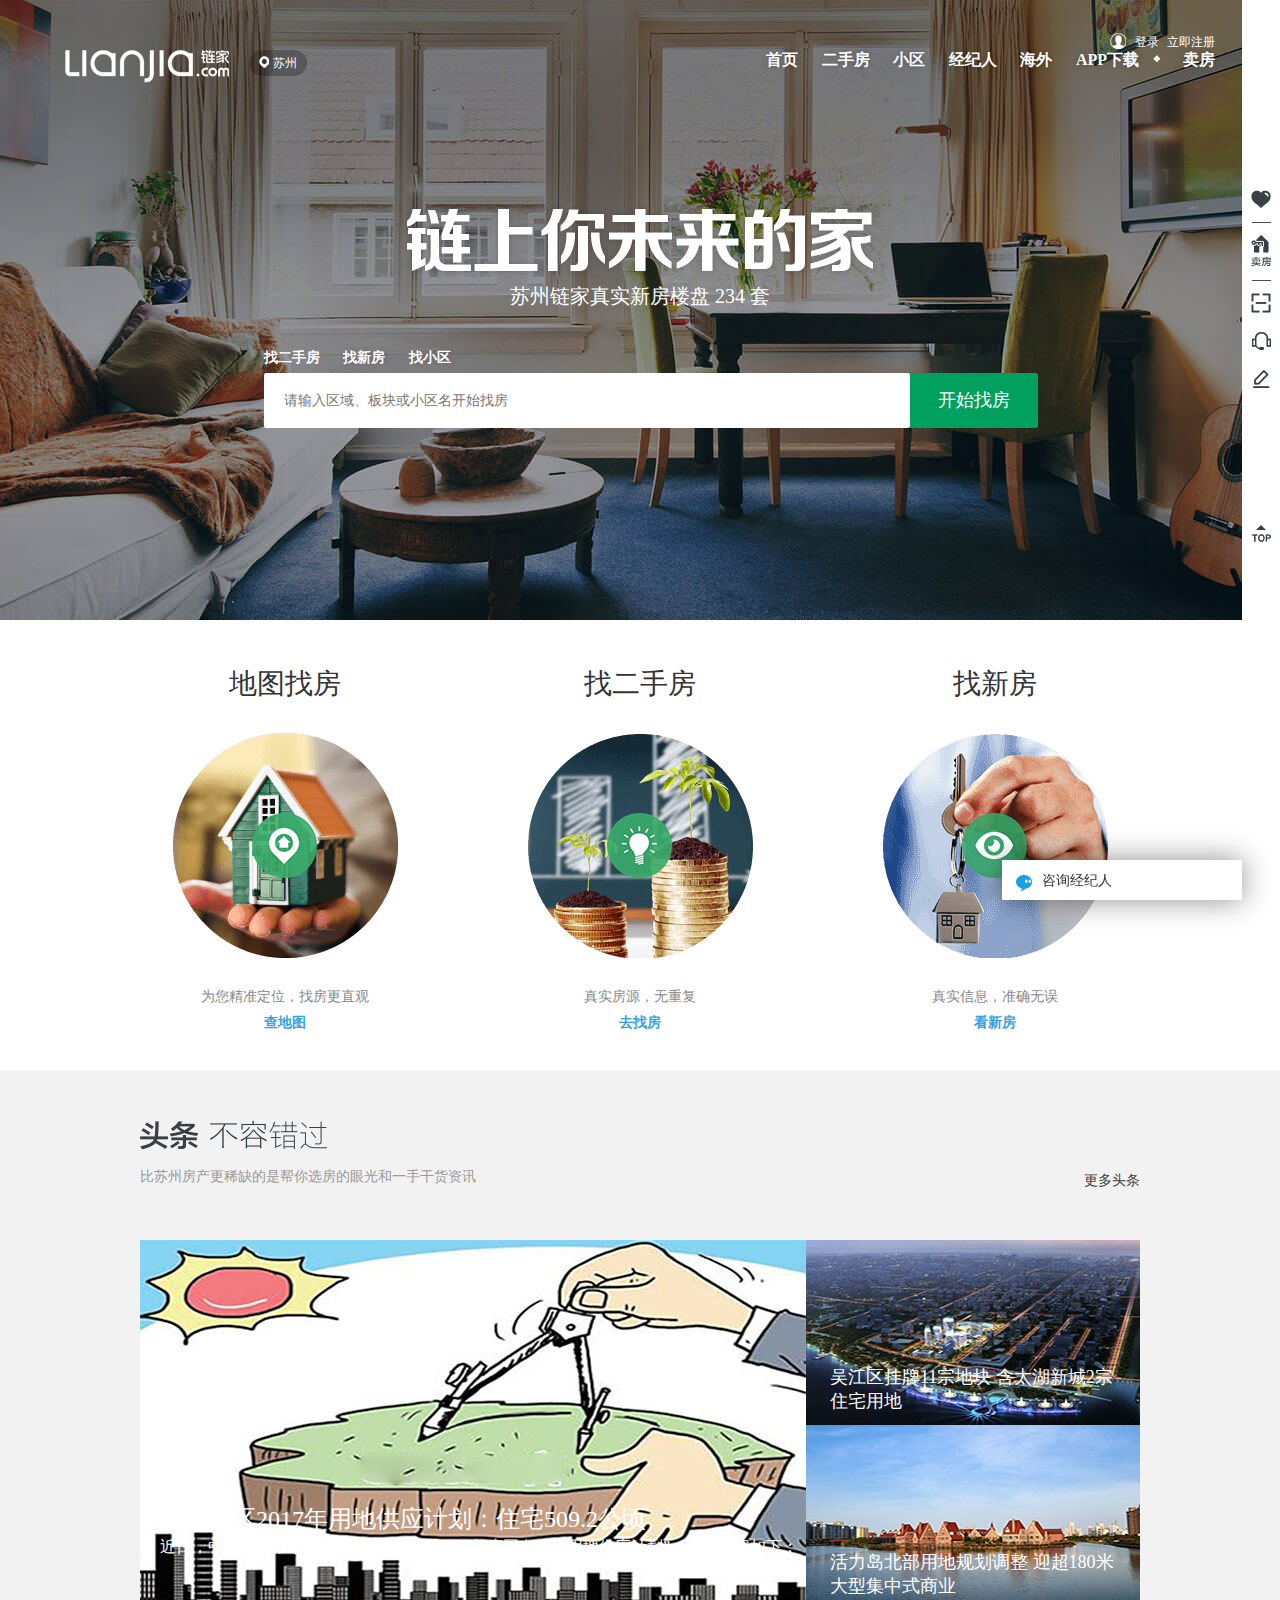
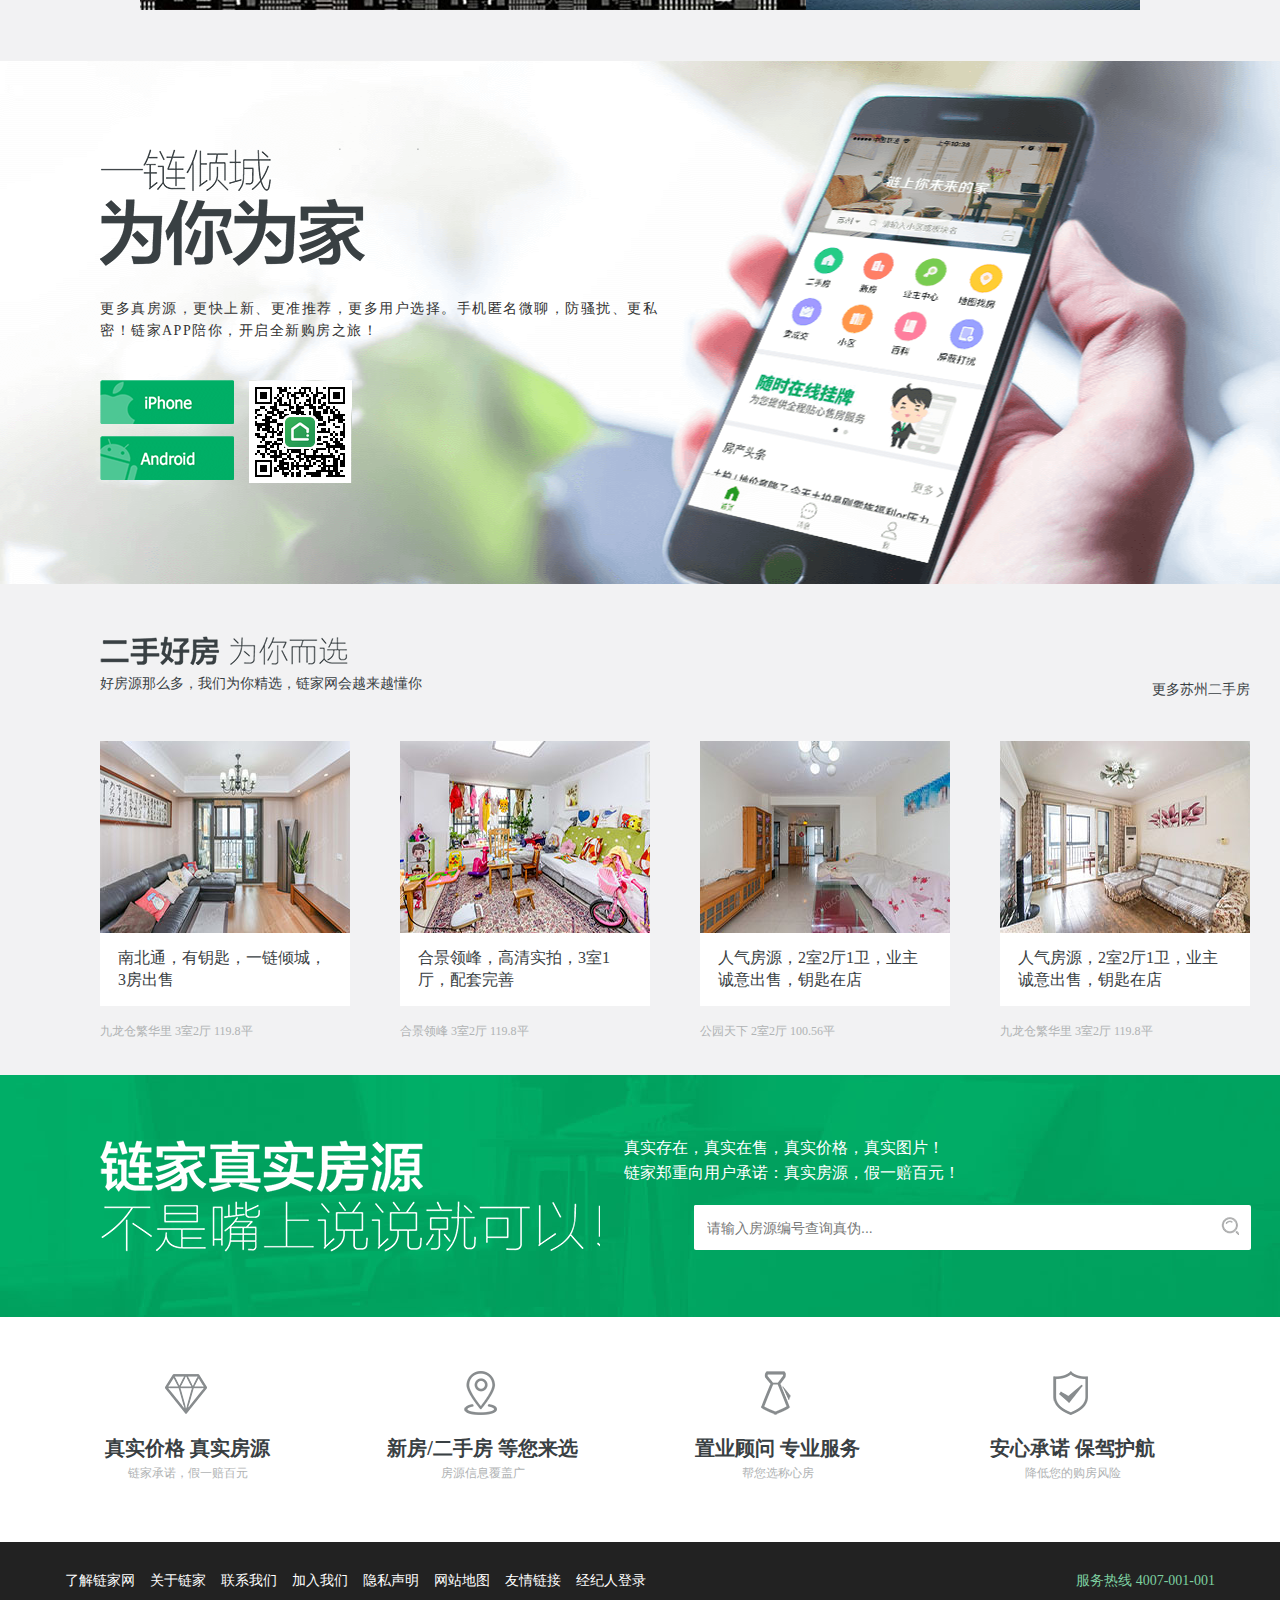
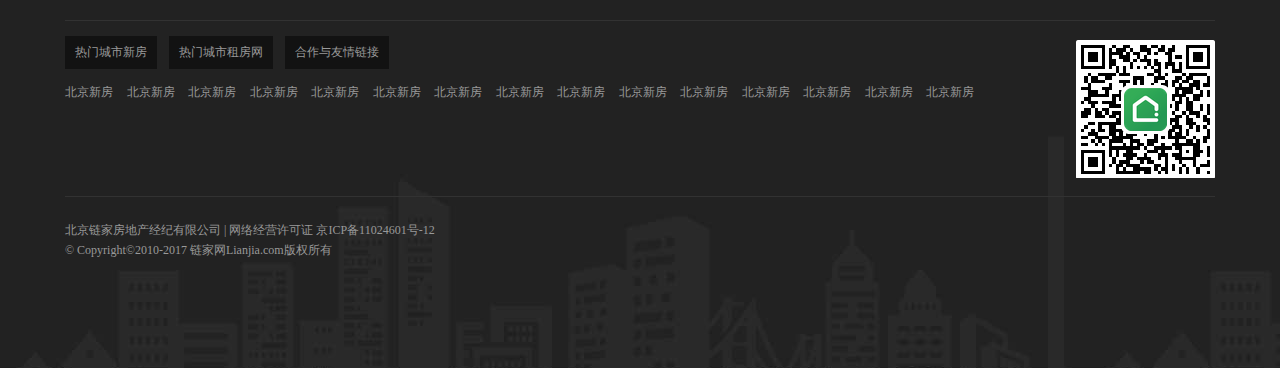
<file: lianjia/index.html>
<!DOCTYPE html PUBLIC "-//W3C//DTD HTML 4.01//EN"
"http://www.w3.org/TR/html4/strict.dtd">

<html xmlns="http://www.w3.org/1999/xhtml" lang="en">
	<head>
		<meta charset="UTF-8">
		<title>链家网</title>
		<link rel="stylesheet" type="text/css" href="css/common.css"/>
		<link rel="stylesheet" type="text/css" href="css/index.css" />
	</head>
	<body>
		<!--头部-->
		<div class="header">
			<div class="header_wrapper">
				<div class="header_left">
					<div class="header_lianjia">
						
					</div>
					<span id="header_span">
						<i></i>
						苏州
					</span>	
					
				</div>
				<div class="header_right">
					<div class="header_right_up">
						<i></i>
						<span><a href="#">登录</a></span>
						<span><a href="#">立即注册</a></span>
					</div>
					<ul id="header_u2">
						<li><a href="#">首页</a></li>
						<li><a href="#">二手房</a></li>
						<li><a href="#">小区</a></li>
						<li><a href="#">经纪人</a></li>
						<li><a href="#">海外</a></li>
						<li><a href="#">APP下载</a></li>
						<li><i></i></li>
						<li><a href="#">卖房</a></li>
					</ul>
				</div>
			</div>
			<div class="word_icon">
			</div>
			<div class="word_icon2">
				苏州链家真实新房楼盘	234   套
			</div>
			<div class="search">
				<div class="header_search">
					<a href=""><span  class="head_icon">找二手房</span></a>
					<a href=""><span class="head_icon shadow">找新房</span></a>
					<a href=""><span class="head_icon shadow">找小区</span></a>
				</div>
				<form action="#" method="get" id="form">
					<input type="text" class="search_input"  value="请输入区域、板块或小区名开始找房"/>
					<span class="search_button">开始找房</span>
				</form>
			</div>
		</div>
		
			
			
			
		<!--内容区第一块-->
		<div class="content">
			<ul>
				<li>
					<div class="content_title">地图找房</div>
					<a href="#">
						<div class="content_icon icon1">
							<i></i>	
						</div>
					</a>
					<div class="content_li_word">
						为您精准定位，找房更直观
						<a href="#" class="content_a">查地图</a>
					</div>
				</li>
				<li >
					<div class="content_title">找二手房</div>
					<a href="#">
						<div class="content_icon icon2">
							<i></i>	
						</div>
					</a>
					<div class="content_li_word">
						真实房源，无重复
						<a href="#" class="content_a">去找房</a>
					</div>
				</li>
				<li id="content_li">
					<div class="content_title icon3">找新房</div>
					<a href="#">
						<div class="content_icon">
							<i id="icon3"></i>	
						</div>
					</a>
					<div class="content_li_word">
						真实信息，准确无误
						<a href="#" class="content_a">看新房</a>
					</div>
				</li>
			</ul>
		</div>
		
		
		
		<!--内容区图片块-->
		<div class="content2">
			<div class="content2_wrapper">
				<div class="toutiao"></div>
				<div class="toutiao_word">
					<h2>比苏州房产更稀缺的是帮你选房的眼光和一手干货资讯</h2>
					<a href="#">更多头条</a>
				</div>
				<div class="content2_img">
					<a href="#">
						<div id="content2_img1">
							<p id="content2_p1">苏州市区2017年用地供应计划：住宅509.2公顷</p>
							<p id="content2_p2">近日，中国土地市场网发布了“苏州市区2017年度国有建设用地供应计划”，具体内容如下：</p>
						</div>
					</a>
					<a href="#">
						<div id="content2_img2">
							<p id="content2_p3">吴江区挂牌11宗地块 含太湖新城2宗住宅用地</p>
						</div>
						<p></p>
					</a>
					<a href="#">
						<div id="content2_img3">
							<p id="content2_p4">活力岛北部用地规划调整 迎超180米大型集中式商业</p>
						</div>
						<p></p>
					</a>
				</div>
			</div>
		</div>
		
		
		
		<!--下载区域-->
		<div class="content3">
			<div class="content3_wrapper">
				<div id="content3_left">
					<p>更多真房源，更快上新、更准推荐，更多用户选择。手机匿名微聊，防骚扰、更私密！链家APP陪你，开启全新购房之旅！</p>
					<div id="content3_down">
						<div class="content3_and">
							
						</div>
						<div class="content3_ios">
							
						</div>
						<div class="sao">
							
						</div>
					</div>
				</div>
			</div>
		</div>
		
		
		
		
		<!--二手房-->
		<div class="ershoufang">
			<div class="ershoufang_icon">
				
			</div>
			<p class="ershoufang_word">
				好房源那么多，我们为你精选，链家网会越来越懂你
				<a href="#">更多苏州二手房</a>
			</p>
			<div id="weshou_img">
				<ul>
					<li class="li_pad">
						<i class="ershou_img ershou_img1"></i>
						<p>南北通，有钥匙，一链倾城，3房出售</p>
					</li>
					<li class="li_pad">
						<i class="ershou_img ershou_img2"></i>
						<p>合景领峰，高清实拍，3室1厅，配套完善</p>
					</li>
					<li class="li_pad">
						<i class="ershou_img ershou_img3"></i>
						<p>人气房源，2室2厅1卫，业主诚意出售，钥匙在店</p>
					</li>
					<li>
						<i class="ershou_img ershou_img4"></i>
						<p>人气房源，2室2厅1卫，业主诚意出售，钥匙在店</p>
					</li>
				</ul>
			</div>
			<div id="img_info">
				<ul id="info_ul">
					<li class="li_pad ershou_img">九龙仓繁华里&nbsp;3室2厅&nbsp;119.8平</li>
					<li class="li_pad ershou_img">合景领峰&nbsp;3室2厅&nbsp;119.8平</li>
					<li class="li_pad ershou_img">公园天下&nbsp;2室2厅&nbsp;100.56平</li>
					<li class="ershou_img">九龙仓繁华里&nbsp;3室2厅&nbsp;119.8平</li>
				</ul>
			</div>
		</div>
		
		
		
		
		<!--绿色背景部分-->
		<div class="green">
			<div class="bg_word">
				
			</div>
			<div class="green_word">
				真实存在，真实在售，真实价格，真实图片！
				<br />
				链家郑重向用户承诺：真实房源，假一赔百元！
			</div>
			<div id="right_search">
				<input type="text" value="请输入房源编号查询真伪..."/>
				<i></i>
			</div>
		</div>
		
		
		
		
		<!--服务图标部分-->
		<div class="service">
			<ul>
				<li class="service_li li_pad">
					<img src="images/service1.png"/>
					<p class="da">真实价格 真实房源</p>
					<p class="xiao">链家承诺，假一赔百元</p>
				</li>
				<li class="service_li li_pad">
					<img src="images/service2.png"/>
					<p class="da">新房/二手房 等您来选</p>
					<p class="xiao">房源信息覆盖广</p>
				</li>
				<li class="service_li li_pad">
					<img src="images/service3.png"/>
					<p class="da">置业顾问 专业服务</p>
					<p class="xiao">帮您选称心房</p>
				</li>
				<li class="service_li">
					<img src="images/service4.png"/>
					<p class="da">安心承诺 保驾护航</p>
					<p class="xiao">降低您的购房风险</p>
				</li>
			</ul>
		</div>
		
		
		
		
		<!--脚部-->
		<div class="footer">
			<div class="footer_wrapper">
				<div class="footer_up">
					<ul>
						<li><a href="#">了解链家网</a></li>
						<li><a href="#">关于链家</a></li>
						<li><a href="#">联系我们</a></li>
						<li><a href="#">加入我们</a></li>
						<li><a href="#">隐私声明</a></li>
						<li><a href="#">网站地图</a></li>
						<li><a href="#">友情链接</a></li>
						<li><a href="#">经纪人登录</a></li>
					</ul>
					<div id="tel">
						服务热线 4007-001-001
					</div>
				</div>
				<div class="footer_mid">
					<div class="footer_mid_left">
						<span class="footer_span">热门城市新房</span>
						<span class="footer_span">热门城市租房网</span>
						<span class="footer_span">合作与友情链接</span>
						<div class="footer_mid_down">
							<span class="footer_mid_down_word"><a href="#">北京新房</a></span>
							<span class="footer_mid_down_word"><a href="#">北京新房</a></span>
							<span class="footer_mid_down_word"><a href="#">北京新房</a></span>
							<span class="footer_mid_down_word"><a href="#">北京新房</a></span>
							<span class="footer_mid_down_word"><a href="#">北京新房</a></span>
							<span class="footer_mid_down_word"><a href="#">北京新房</a></span>
							<span class="footer_mid_down_word"><a href="#">北京新房</a></span>
							<span class="footer_mid_down_word"><a href="#">北京新房</a></span>
							<span class="footer_mid_down_word"><a href="#">北京新房</a></span>
							<span class="footer_mid_down_word"><a href="#">北京新房</a></span>
							<span class="footer_mid_down_word"><a href="#">北京新房</a></span>
							<span class="footer_mid_down_word"><a href="#">北京新房</a></span>
							<span class="footer_mid_down_word"><a href="#">北京新房</a></span>
							<span class="footer_mid_down_word"><a href="#">北京新房</a></span>
							<span class="footer_mid_down_word"><a href="#">北京新房</a></span>
						</div>
					</div>
					<div class="footer_mid_right">
						
					</div>
				</div>
				<div class="footer_down">
					<div class="footer_down_word">
						 北京链家房地产经纪有限公司 | 网络经营许可证 京ICP备11024601号-12
						<br />
						© Copyright©2010-2017 链家网Lianjia.com版权所有
					</div>
				</div>
			</div>
		</div>
		
		
		
		
		<!--右侧导航-->	
		<div class="right">
			<div class="right_up">
				<div class="right_up_icon" id="right_icon1"></div>
				<div class="right_up_icon" id="right_icon2"></div>
				<div class="right_up_icon" id="right_icon3"></div>
				<div class="right_up_icon" id="right_icon4"></div>
				<div class="right_up_icon" id="right_icon5"></div>
				<div class="right_up_icon" id="right_icon6"></div>
				<div class="right_up_icon" id="right_icon7"></div>
				<div class="right_up_icon" id="right_icon8"></div>
			</div>
		</div>
		<div class="kefu">
			<div id="kefu_icon">
				
			</div>
			<span>
				咨询经纪人
			</span>
		</div>
	</body>
</html>
</file>
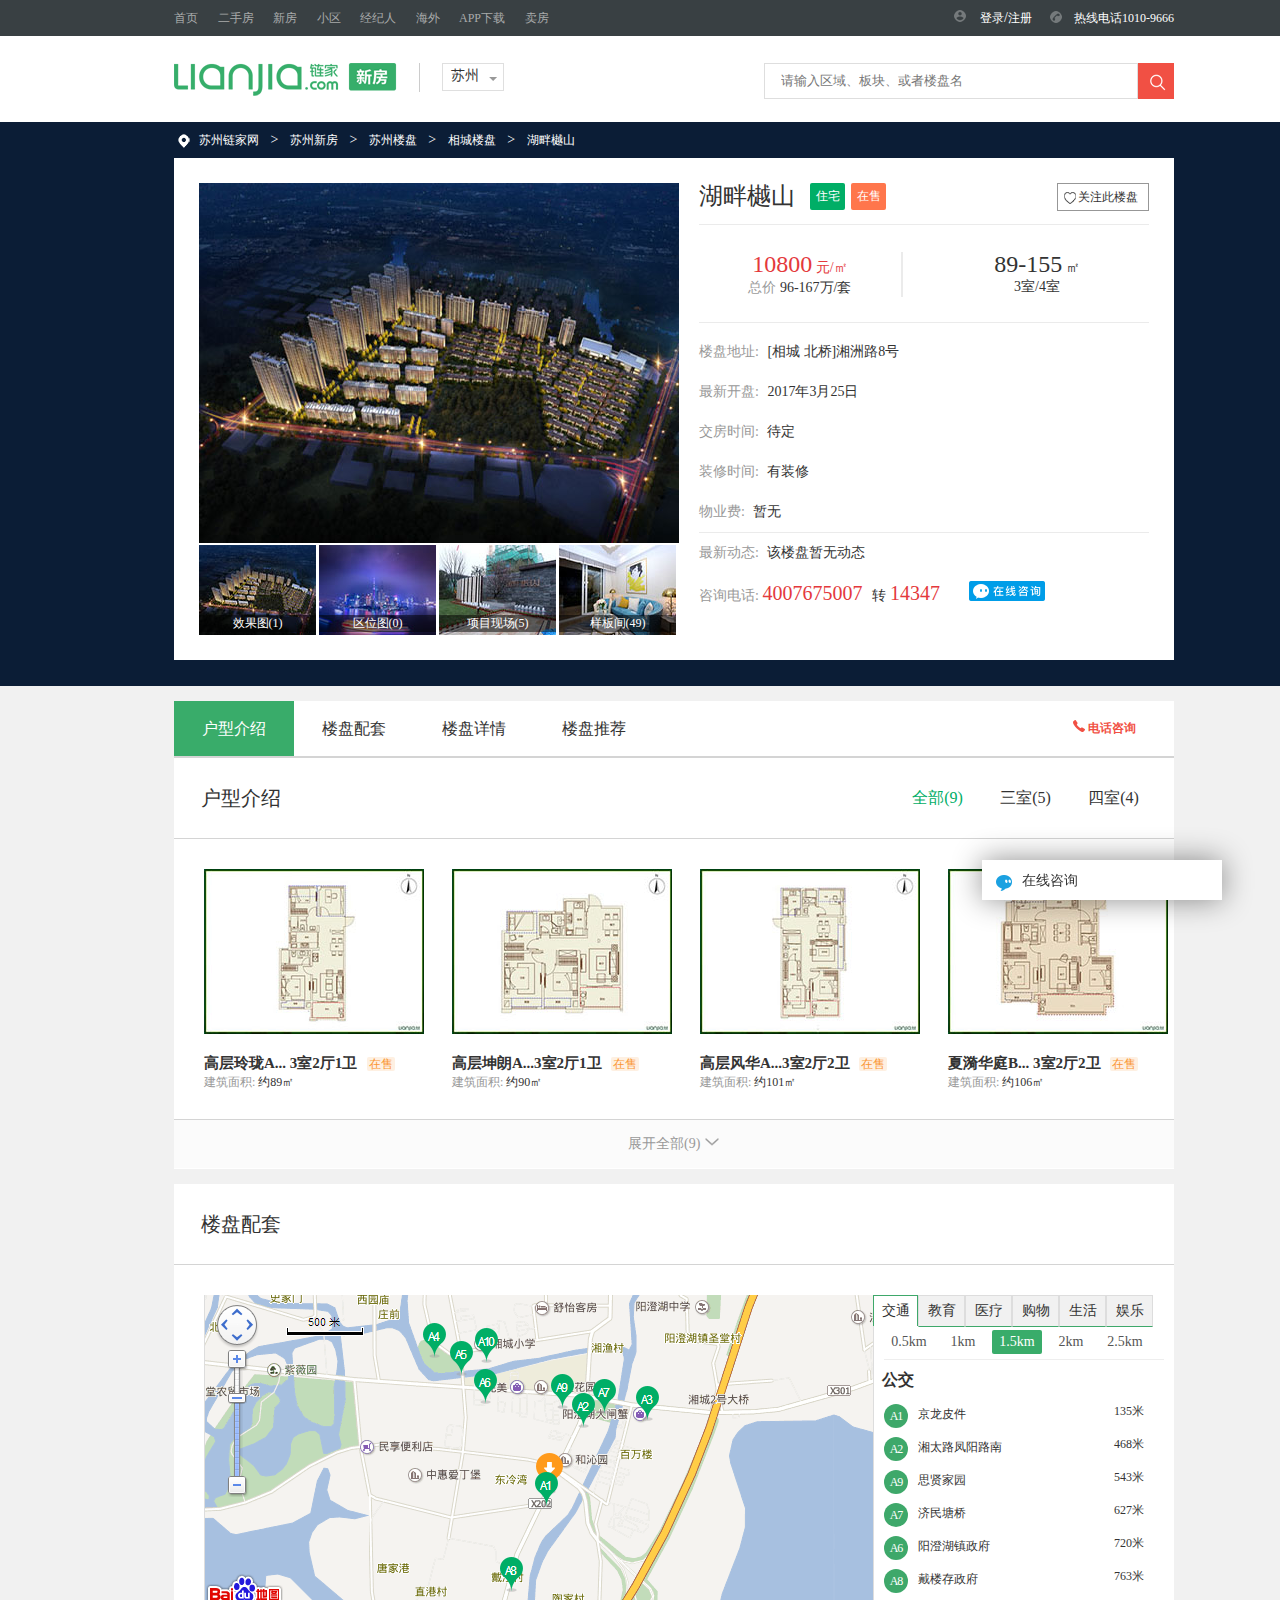
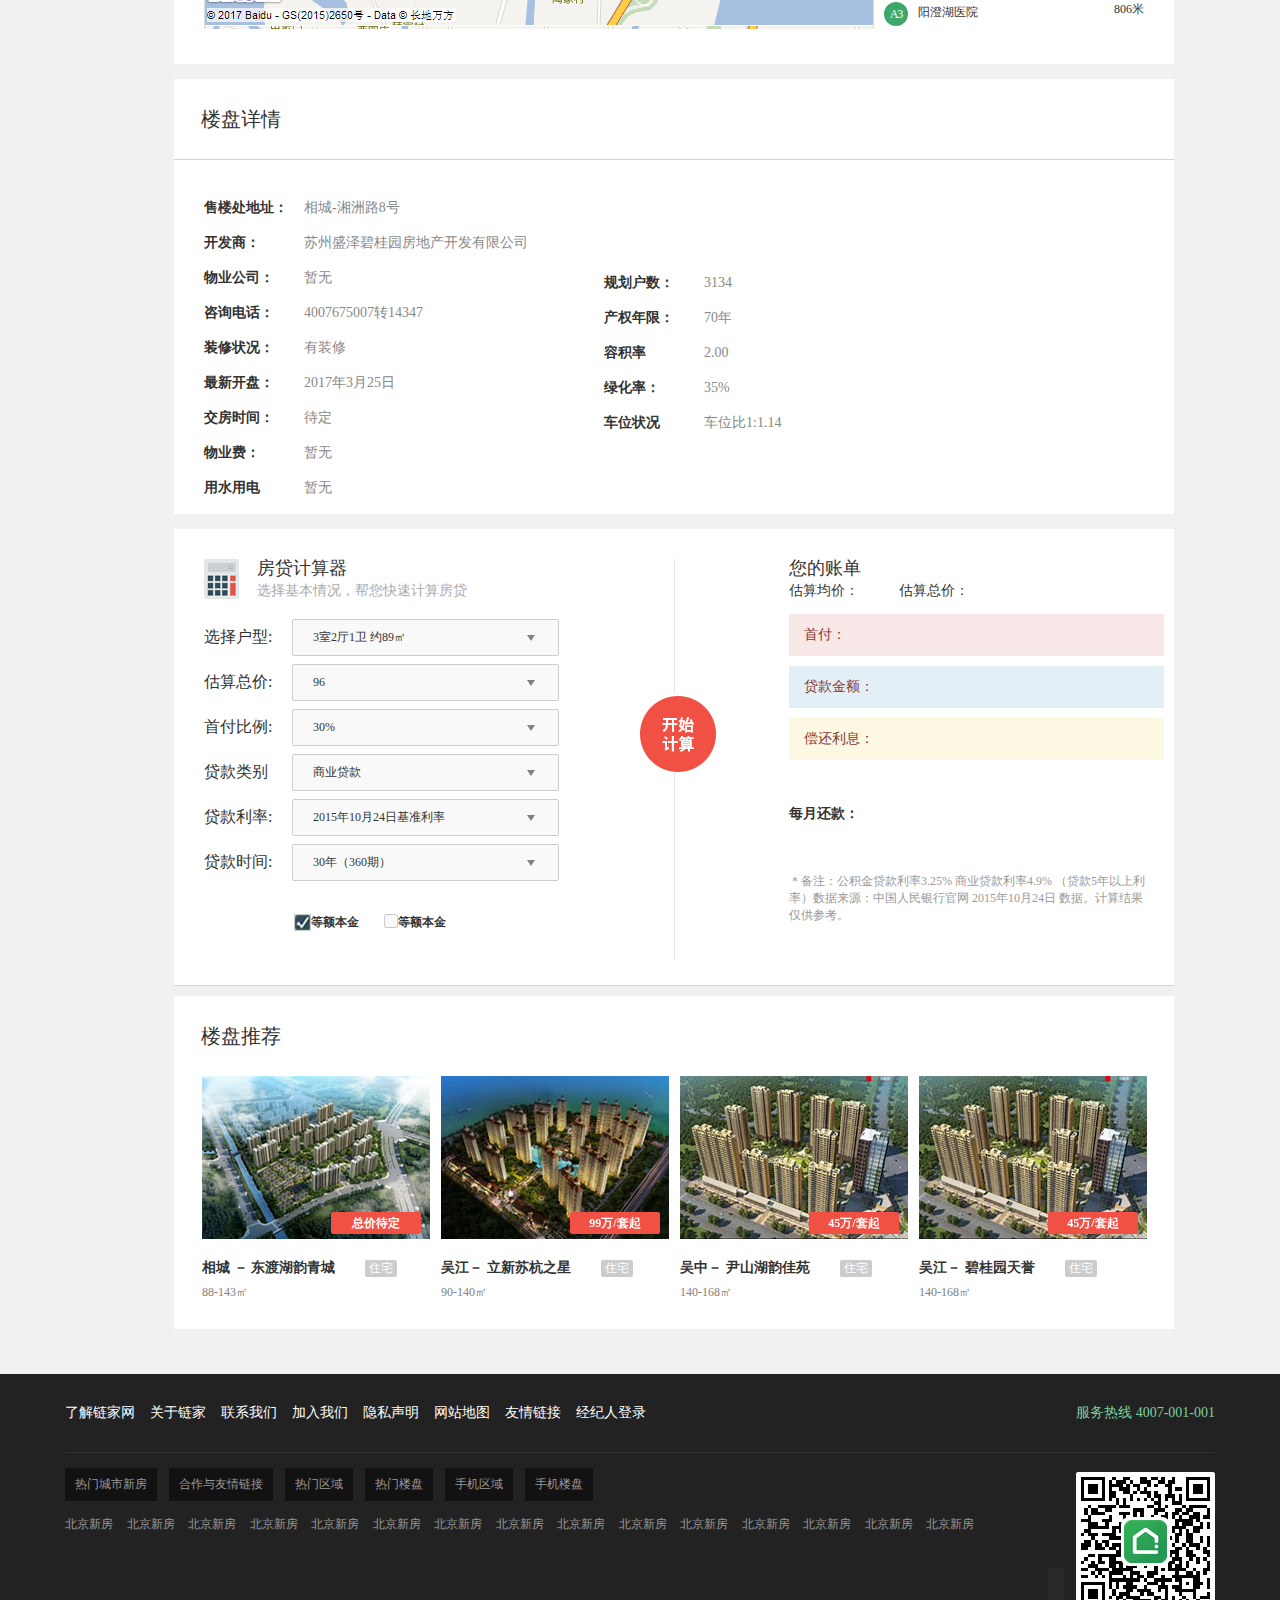
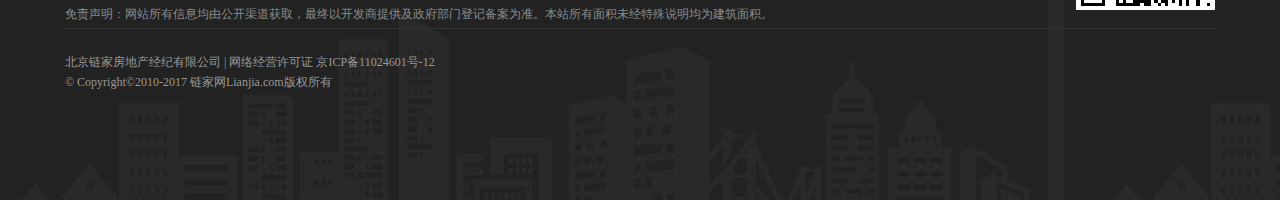
<file: lianjia/detail.html>
<!DOCTYPE html PUBLIC "-//W3C//DTD HTML 4.01//EN"
"http://www.w3.org/TR/html4/strict.dtd">

<html xmlns="http://www.w3.org/1999/xhtml" lang="en">
	<head>
		<meta http-equiv="Content-Type" content="text/html; charset=UTF-8" />
		<title>详细房情</title>
		<link rel="stylesheet" href="css/common.css" />
		<link rel="stylesheet" href="css/detail.css" />
	</head>
	<body>
		<!--头部-->
		<div class="header">
			<div class="header_wrapper">
				<div class="header_ul">
					<ul>
						<li><a href="#">首页</a></li>
						<li><a href="#">二手房</a></li>
						<li><a href="#" class="mouseon">新房</a></li>
						<li><a href="#">小区</a></li>
						<li><a href="#">经纪人</a></li>
						<li><a href="#">海外</a></li>
						<li><a href="#">APP下载</a></li>
						<li><a href="#">卖房</a></li>
					</ul>
				</div>
				<div class="header_tele">
					<i></i>
					热线电话1010-9666
				</div>
				<div class="header_login">
					<i></i>
					<span>
						<a href="#">登录</a>
						/
						<a href="#">注册</a>
					</span>
				</div>
			</div>	
		</div>
		
		<!--头部图标部分-->
		<div class="header_icon">
			<div id="header_left"></div>
			<div id="shuxian"></div>
			<div id="daohang">
				<span>苏州</span>
				<i></i>
			</div>
			
			<div class="header_search_wrapper">
				<input type="text" value="请输入区域、板块、或者楼盘名" />
				<span id="search_icon">
					<i></i>
				</span>
			</div>
		</div>
		
			
		<!--房子详情-->
		<div class="house_detail">
			<div class="house_detail_wrapper">
				<!--内容区的地址导航-->
				<div class="house_daohang">
					<i></i>
					<a href="#" class="house_daohang_word">苏州链家网</a>
					<span class="jiantou"> > </span>
					<a href="#" class="house_daohang_word">苏州新房</a>
					<span class="jiantou"> > </span>
					<a href="#" class="house_daohang_word">苏州楼盘</a>		
					<span class="jiantou"> > </span>
					<a href="#" class="house_daohang_word">相城楼盘</a>
					<span class="jiantou"> > </span>
					<a href="#" class="house_daohang_word">湖畔樾山</a>	
				</div>
			</div>
			<div class="content_wrapper">
				<div class="content">
					<div class="content_left">
						<div class="left_up">
							
						</div>
						<div class="left_down left_down1">
							<span>效果图(1)</span>
						</div>
						<div class="left_down left_down2">
							<span>区位图(0)</span>
						</div>
						<div class="left_down left_down3">
							<span>项目现场(5)</span>
						</div>
						<div class="left_down left_down4">
							<span>样板间(49)</span>
						</div>
					</div>
					<div class="content_right">
						<!--标题行-->
						<div class="right_h">
							<div class="house_info_up">
								<a href="#">湖畔樾山</a>
								<span class="zhuzhai">住宅</span>
								<span class="zaishou">在售</span>
							</div>
							<span class="guanzhu">
								<i></i>
								关注此楼盘
							</span>
						</div>
						<!--价格行-->
						<div class="right_price">
							<div class="right_price_l">
								<span class="right_price_span  right_price_span1">
									<span class="price">10800</span>
									<span class="unit">元/㎡</span>
								</span>
								<span class="right_price_span ">
									<span class="allprice">总价</span>
									<span class="price_info">96-167万/套</span>
								</span>
							</div>
							<span class="line">
								
							</span>
							<div class="right_price_r">
								<span class="right_price_span right_price_span1">
									<span class="price1">89-155</span>
									<span class="">㎡</span>
								</span>
								<span class="right_price_span">
									<span class="allprice1">3室/4室</span>
								</span>
							</div>
							<div class="right_detailinfo">
								<ul class="border_bottom">
									<li class="right_detailinfo_li">
										楼盘地址:
										<span class="right_detailinfo_span">
											[相城 北桥]湘洲路8号
										</span>
									</li>
									<li class="right_detailinfo_li">
										最新开盘:
										<span class="right_detailinfo_span">
											2017年3月25日
										</span>
									</li>
									<li class="right_detailinfo_li">
										交房时间:
										<span class="right_detailinfo_span">
											待定
										</span>
									</li>
									<li class="right_detailinfo_li">
										装修时间:
										<span class="right_detailinfo_span">
											有装修
										</span>
									</li>
									<li class="right_detailinfo_li">
										物业费:
										<span class="right_detailinfo_span">
											暂无
										</span>
									</li>
								</ul>
								<ul>
									<li class="right_detailinfo_li">
										最新动态:
										<span class="right_detailinfo_span">
											该楼盘暂无动态
										</span>
									</li>
									<li class="right_detailinfo_li">
										咨询电话:
										<span class="right_redtel">	
											4007675007
											<span id="right_detailinfo_span">
												转
											</span>
											14347
										</span>
										<i></i>
									</li>
								</ul>
							</div>
						</div>
						<div class="detail_info">
							
						</div>
						<div class="tel">
							
						</div>
					</div>
				</div>
			</div>
		</div>

		<!--灰色包裹区-->
		<div class="wrapper1">
			<!--户型介绍-->
			<div class="huxing wrapper">
				<div class="huxing_nav">
					<span class="nav_sty nav_on">户型介绍</span>
					<span class="nav_sty">楼盘配套</span>
					<span class="nav_sty">楼盘详情</span>
					<span class="nav_sty">楼盘推荐</span>
					<span class="tel_sty">
						<img src="detail_img/Shape.svg" />
						电话咨询
					</span>
				</div>
				<div class="huxing_intro">
					<span class="huxing_in">
						户型介绍
					</span>
					<span class="house_nav ">
						四室(4)
					</span>		
					<span class="house_nav">
						三室(5)
					</span>	
					<span class="house_nav house_nav_on">
						全部(9)
					</span>
				</div>
				<div class="huxing_img">
					<ul class="huxing_ul">
						<li class="huxing_li">
							<i class="huxing_li_i1"></i>
							<span class="xiangqing">
								高层玲珑A...  3室2厅1卫
								<span class="huxing_onsale">在售</span>
							</span>
							<span class="area">
								建筑面积:
								<span class="area_span">约89㎡</span>
							</span> 
						</li>
						<li class="huxing_li">
							<i class="huxing_li_i2"></i>
							<span class="xiangqing">
								高层坤朗A...3室2厅1卫
								<span class="huxing_onsale">在售</span>
							</span>
							<span class="area">
								建筑面积:
								<span class="area_span">约90㎡</span>
							</span> 
						</li>
						<li class="huxing_li">
							<i class="huxing_li_i3"></i>
							<span class="xiangqing">
								高层风华A...3室2厅2卫
								<span class="huxing_onsale">在售</span>
							</span>
							<span class="area">
								建筑面积:
								<span class="area_span">约101㎡</span>
							</span> 
						</li>
						<li class="huxing_li">
							<i class="huxing_li_i4"></i>
							<span class="xiangqing">
								夏漪华庭B... 3室2厅2卫
								<span class="huxing_onsale">在售</span>
							</span>
							<span class="area">
								建筑面积:
								<span class="area_span">约106㎡</span>
							</span> 
						</li>
					</ul>
					
				</div>
				<div class="click_show">
					展开全部(9)
					<img src="detail_img/icon_expand.png"/>
				</div>
			</div>
			<!--楼盘配套-->			
			<div class="map ">
				<div class="huxing_intro">
					<span class="huxing_in">楼盘配套</span>
				</div>
				<div class="map_img">
					<div class="map_img_l">
						
					</div>
					<div class="map_img_r">
						<div class="xuanxiang">
							<a href="#" class="xuanx_up xuanxiang_on">交通</a>
							<a href="#" class="xuanx_up">教育</a>
							<a href="#" class="xuanx_up">医疗</a>
							<a href="#" class="xuanx_up">购物</a>
							<a href="#" class="xuanx_up">生活</a>
							<a href="#" class="xuanx_up">娱乐</a>
						</div>
						<div class="space">
							<a href="#" class="space_a">0.5km</a>
							<a href="#" class="space_a">1km</a>
							<a href="#" class="space_a space_on">1.5km</a>
							<a href="#" class="space_a">2km</a>
							<a href="#" class="space_a">2.5km</a>
						</div>
						<div class="env_list">
							<h3>公交</h3>
							<ul>
								<li>
									<span class="env">
										A1
									</span>
									<span class="right_space">
										京龙皮件
									</span>
									<span class="env_right">
										135米
									</span>
								</li>
								<li>
									<span class="env">
										A2
									</span>
									<span class="right_space">
										湘太路凤阳路南
									</span>
									<span class="env_right">
										468米
									</span>
								</li>
								<li>
									<span class="env">
										A9
									</span>
									<span class="right_space">
										思贤家园
									</span>
									<span class="env_right">
										543米
									</span>
								</li>
								<li>
									<span class="env">
										A7
									</span>
									<span class="right_space">
										济民塘桥
									</span>
									<span class="env_right">
										627米
									</span>
								</li>
								<li>
									<span class="env">
										A6
									</span>
									<span class="right_space">
										阳澄湖镇政府
									</span>
									<span class="env_right">
										720米
									</span>
								</li>
								<li>
									<span class="env">
										A8
									</span>
									<span class="right_space">
										戴楼存政府
									</span>
									<span class="env_right">
										763米
									</span>
								</li>
								<li>
									<span class="env">
										A3
									</span>
									<span class="right_space">
										阳澄湖医院
									</span>
									<span class="env_right">
										806米
									</span>
								</li>
								<li>
									<span class="env">
										A10
									</span>
									<span class="right_space">
										湘城小学
									</span>
									<span class="env_right">
										234米
									</span>
								</li>
								<li>
									<span class="env">
										A5
									</span>
									<span class="right_space">
										沈周路
									</span>
									<span class="env_right">
										955米
									</span>
								</li>
								<li>
									<span class="env">
										A4
									</span>
									<span class="right_space">
										阳澄湖首末站
									</span>
									<span class="env_right">
										972米
									</span>
								</li>
							</ul>
						</div>
					</div>
				</div>
			</div>
			
		
			<!--楼盘详情-->
			<div class="loupan_detail ">
				<div class="huxing_intro">
					<span class="huxing_in">楼盘详情</span>
				</div>
				<div class="loupan_detail_l">
					<ul class="loupan_detail_leftul">
						<li class="loupan_detail_lli">
							<span class="loupan_detail_lspan1">
								售楼处地址：
							</span>
							<span class="loupan_detail_lspan2">
								相城-湘洲路8号                                                                                                                     
							</span>
						</li>
					</ul>
					<ul class="loupan_detail_leftul">
						<li class="loupan_detail_lli">
							<span class="loupan_detail_lspan1">
								开发商：
							</span>
							<span class="loupan_detail_lspan2">
								 苏州盛泽碧桂园房地产开发有限公司                                                                                                                                                                                                                                                                  
							</span>
						</li>
					</ul>
					<ul class="loupan_detail_leftul">
						<li class="loupan_detail_lli">
							<span class="loupan_detail_lspan1">
								物业公司：
							</span>
							<span class="loupan_detail_lspan2">
								暂无                                                                                                                     
							</span>
						</li>
					</ul>
					<ul class="loupan_detail_leftul">
						<li class="loupan_detail_lli">
							<span class="loupan_detail_lspan1">
								咨询电话：
							</span>
							<span class="loupan_detail_lspan2">
								4007675007转14347                                                                                                                    
							</span>
						</li>
					</ul>
					<ul class="loupan_detail_leftul">
						<li class="loupan_detail_lli">
							<span class="loupan_detail_lspan1">
								装修状况：
							</span>
							<span class="loupan_detail_lspan2">
								有装修                                                                                                                     
							</span>
						</li>
					</ul>
					<ul class="loupan_detail_leftul">
						<li class="loupan_detail_lli">
							<span class="loupan_detail_lspan1">
								最新开盘：
							</span>
							<span class="loupan_detail_lspan2">
								2017年3月25日                                                                                                                    
							</span>
						</li>
					</ul>
					<ul class="loupan_detail_leftul">
						<li class="loupan_detail_lli">
							<span class="loupan_detail_lspan1">
								交房时间：
							</span>
							<span class="loupan_detail_lspan2">
								待定                                                                                                                    
							</span>
						</li>
					</ul>
					<ul class="loupan_detail_leftul">
						<li class="loupan_detail_lli">
							<span class="loupan_detail_lspan1">
								物业费：
							</span>
							<span class="loupan_detail_lspan2">
								暂无                                                                                                                    
							</span>
						</li>
					</ul>
					<ul class="loupan_detail_leftul">
						<li class="loupan_detail_lli">
							<span class="loupan_detail_lspan1">
								用水用电
							</span>
							<span class="loupan_detail_lspan2">
								暂无                                                                                                                   
							</span>
						</li>
					</ul>
				</div>
				<div class="loupan_detail_r">
					<ul class="loupan_detail_leftul">
						<li class="loupan_detail_lli">
							<span class="loupan_detail_lspan1">
								规划户数：
							</span>
							<span class="loupan_detail_lspan2">
								3134                                                                                                               
							</span>
						</li>
					</ul>
					<ul class="loupan_detail_leftul">
						<li class="loupan_detail_lli">
							<span class="loupan_detail_lspan1">
								产权年限：
							</span>
							<span class="loupan_detail_lspan2">
								70年                                                                                                                 
							</span>
						</li>
					</ul>
					<ul class="loupan_detail_leftul">
						<li class="loupan_detail_lli">
							<span class="loupan_detail_lspan1">
								容积率
							</span>
							<span class="loupan_detail_lspan2">
								2.00                                                                                                                 
							</span>
						</li>
					</ul>
					<ul class="loupan_detail_leftul">
						<li class="loupan_detail_lli">
							<span class="loupan_detail_lspan1">
								绿化率：
							</span>
							<span class="loupan_detail_lspan2">
								35%                                                                                                             
							</span>
						</li>
					</ul>
					<ul class="loupan_detail_leftul">
						<li class="loupan_detail_lli">
							<span class="loupan_detail_lspan1">
								车位状况
							</span>
							<span class="loupan_detail_lspan2">
								车位比1:1.14                                                                                                                  
							</span>
						</li>
					</ul>
				</div>
			</div>
			
				
				
			<!--房贷计算器-->
			<div class="calculator">
				<div class="calculator_l">
					<div class="calculator_l_up">
						<img src="detail_img/calcu-icon.png" />
						<span class="calculator_l_span1">房贷计算器</span>
						<span class="calculator_l_span2">选择基本情况，帮您快速计算房贷</span>
					</div>
					<div class="calculator_l_mid">
						<ul>
							<li class="calculator_l_li">
								<span class="calculator_l_span3">选择户型:</span>
								<div class="sel">
									<span class="sel_word">3室2厅1卫 约89㎡</span>
									<span class="xiala"></span>
								</div>
							</li>
							<li class="calculator_l_li">
								<span class="calculator_l_span3">估算总价:</span>
								<div class="sel">
									<span class="sel_word">96</span>
									<span class="xiala"></span>
								</div>
							</li>
							<li class="calculator_l_li">
								<span class="calculator_l_span3">首付比例:</span>
								<div class="sel">
									<span class="sel_word">30%</span>
									<span class="xiala"></span>
								</div>
							</li>
							<li class="calculator_l_li">
								<span class="calculator_l_span3">贷款类别</span>
								<div class="sel">
									<span class="sel_word">商业贷款</span>
									<span class="xiala"></span>
								</div>
							</li>
							<li class="calculator_l_li">
								<span class="calculator_l_span3">贷款利率:</span>
								<div class="sel">
									<span class="sel_word">2015年10月24日基准利率</span>
									<span class="xiala"></span>
								</div>
							</li>
							<li class="calculator_l_li">
								<span class="calculator_l_span3">贷款时间:</span>
								<div class="sel">
									<span class="sel_word">30年（360期）</span>
									<span class="xiala"></span>
								</div>
							</li>
						</ul>
					</div>
					<div class="radio">
						<span class="zuhe zu_l">
							<span class="rad_on"></span>
							<span class="rad_word">等额本金</span>
						</span>
						<span class="zuhe">
							<span class="rad"></span>
							<span class="rad_word">等额本金</span>
						</span>
					</div>
				</div>
				<div class="calculator_m">
					<div id="shuxian1"></div>
					<div id="jisuan"></div>
				</div>
				<div class="calculator_r">
					<div class="calculator_r_up">
						<span class="cal_up1">
							您的账单
						</span>
						<span class="cal_up2">
							估算均价：
						</span>
						<span class="cal_up2">
							估算总价：
						</span>
					</div>
					<p class="shoufu shou_p">首付：</p>
					<p class="daikuan shou_p">贷款金额：</p>
					<p class="changhuan shou_p">偿还利息：</p>
					<p class="meiyue">每月还款：</p>
					<p class="beizhu">＊备注：公积金贷款利率3.25% 商业贷款利率4.9% （贷款5年以上利率）数据来源：中国人民银行官网 2015年10月24日 数据。计算结果仅供参考。</p>
				</div>
			</div>
			
				
				
			<!--楼盘推荐-->
			<div class="introduce">
				<div class="huxing_intro" id="huxing_intro">
					<span class="huxing_in" id="lou">楼盘推荐</span>
				</div>
				<div class="introduce_house">
					<ul class="introduce_ul">
					<li class="intro_li">
							<i class="intro_img intro_img1"></i>
							<span class="tips">总价待定</span>
							<div class="price_infoclass">
								<a href="#" class="intro_word">相城 － 东渡湖韵青城</a>
								<span class="zhuzhai1">住宅</span>
							</div>
							<p class="mianji"> 88-143㎡</p>
						</li>
						<li class="intro_li">
							<i class="intro_img intro_img2"></i>
							<span class="tips">99万/套起</span>
							<div class="price_infoclass">
								<a href="#" class="intro_word">吴江－ 立新苏杭之星</a>
								<span class="zhuzhai1">住宅</span>
							</div>
							<p class="mianji">90-140㎡</p>
						</li>
						<li class="intro_li">
							<i class="intro_img intro_img3"></i>
							<span class="tips">45万/套起</span>
							<div class="price_infoclass">
								<a href="#" class="intro_word">吴中－ 尹山湖韵佳苑</a>
								<span class="zhuzhai1">住宅</span>
							</div>
							<p class="mianji">140-168㎡</p>
						</li>
						<li class="intro_li" id="intro_li">
							<i class="intro_img intro_img3"></i>
							<span class="tips">45万/套起</span>
							<div class="price_infoclass">
								<a href="#" class="intro_word">吴江－ 碧桂园天誉</a>
								<span class="zhuzhai1">住宅</span>
							</div>
							<p class="mianji">140-168㎡</p>
						</li>
					</ul>
				</div>
			</div>	
		</div>
		
			
			
		<!--脚部-->
		<div class="footer">
			<div class="footer_wrapper">
				<div class="footer_up">
					<ul>
						<li><a href="#">了解链家网</a></li>
						<li><a href="#">关于链家</a></li>
						<li><a href="#">联系我们</a></li>
						<li><a href="#">加入我们</a></li>
						<li><a href="#">隐私声明</a></li>
						<li><a href="#">网站地图</a></li>
						<li><a href="#">友情链接</a></li>
						<li><a href="#">经纪人登录</a></li>
					</ul>
					<div id="tel">
						服务热线 4007-001-001
					</div>
				</div>
				<div class="footer_mid">
					<div class="footer_mid_left">
						<span class="footer_span">热门城市新房</span>
						<span class="footer_span">合作与友情链接</span>
						<span class="footer_span">热门区域</span>
						<span class="footer_span">热门楼盘</span>
						<span class="footer_span">手机区域</span>
						<span class="footer_span">手机楼盘</span>
						<div class="footer_mid_down">
							<span class="footer_mid_down_word"><a href="#">北京新房</a></span>
							<span class="footer_mid_down_word"><a href="#">北京新房</a></span>
							<span class="footer_mid_down_word"><a href="#">北京新房</a></span>
							<span class="footer_mid_down_word"><a href="#">北京新房</a></span>
							<span class="footer_mid_down_word"><a href="#">北京新房</a></span>
							<span class="footer_mid_down_word"><a href="#">北京新房</a></span>
							<span class="footer_mid_down_word"><a href="#">北京新房</a></span>
							<span class="footer_mid_down_word"><a href="#">北京新房</a></span>
							<span class="footer_mid_down_word"><a href="#">北京新房</a></span>
							<span class="footer_mid_down_word"><a href="#">北京新房</a></span>
							<span class="footer_mid_down_word"><a href="#">北京新房</a></span>
							<span class="footer_mid_down_word"><a href="#">北京新房</a></span>
							<span class="footer_mid_down_word"><a href="#">北京新房</a></span>
							<span class="footer_mid_down_word"><a href="#">北京新房</a></span>
							<span class="footer_mid_down_word"><a href="#">北京新房</a></span>
						</div>
						<div class="footer_mid_bottom">
							免责声明：网站所有信息均由公开渠道获取，最终以开发商提供及政府部门登记备案为准。本站所有面积未经特殊说明均为建筑面积。
						</div>
					</div>
					<div class="footer_mid_right">
						
					</div>
				</div>
				<div class="footer_down">
					<div class="footer_down_word">
						 北京链家房地产经纪有限公司 | 网络经营许可证 京ICP备11024601号-12
						<br />
						© Copyright©2010-2017 链家网Lianjia.com版权所有
					</div>
				</div>
			</div>
		</div>
		
			
			
		<!--右下角客服-->
		<div class="kefu">
			<div id="kefu_icon"></div>
			<span>
				在线咨询
			</span>
		</div>
	</body>
</html>
</file>
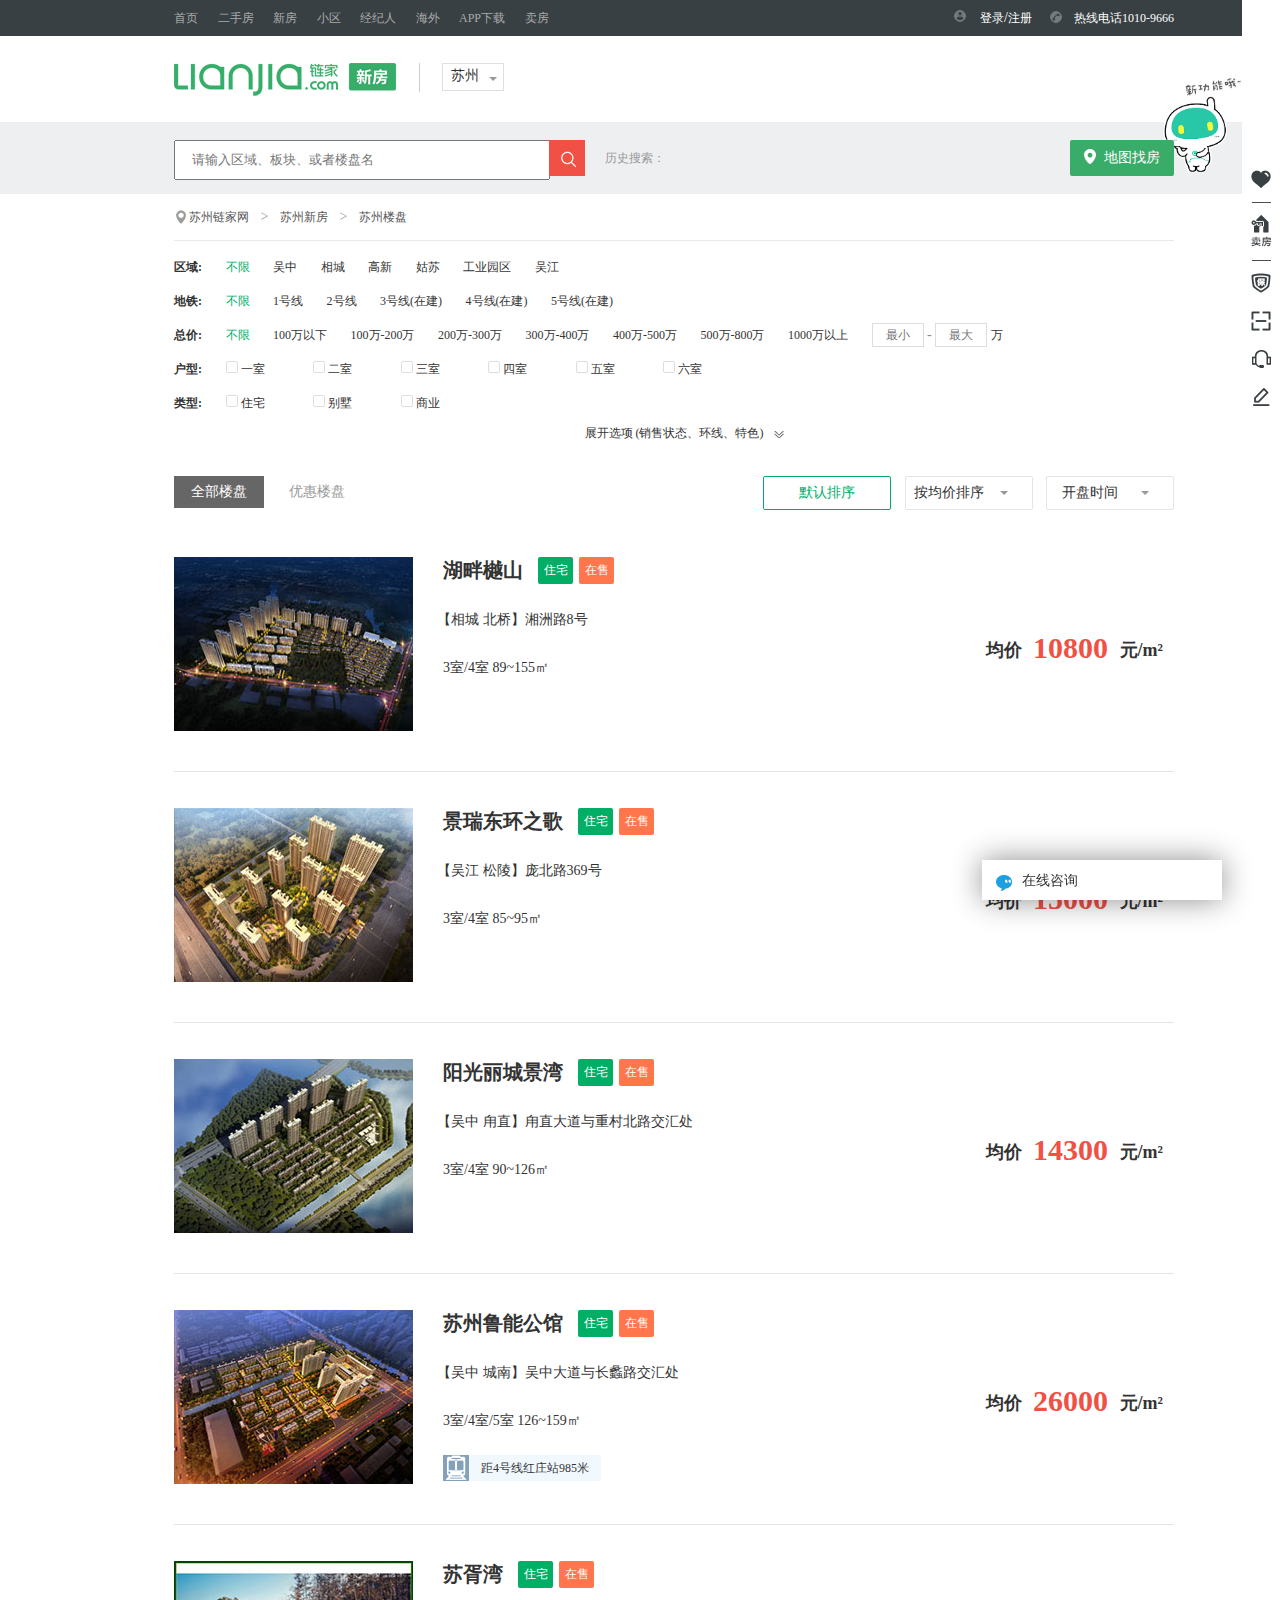
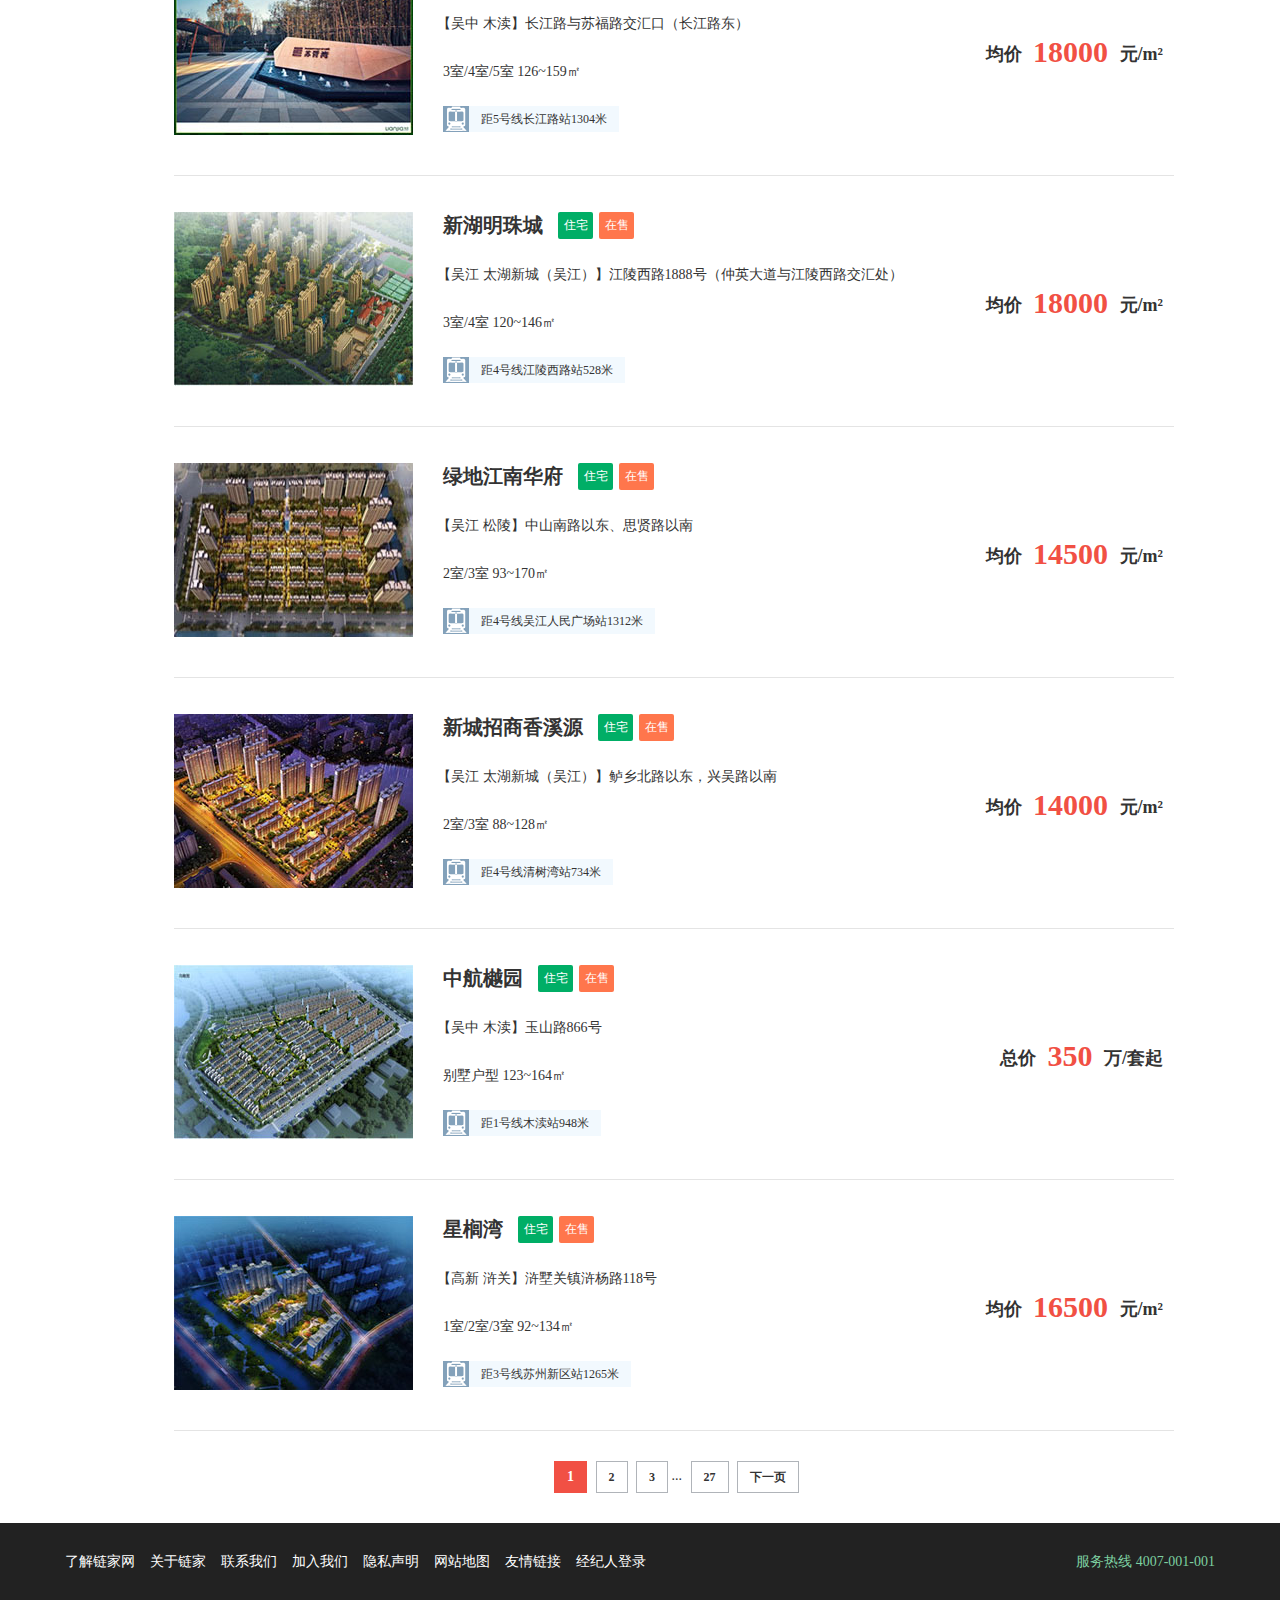
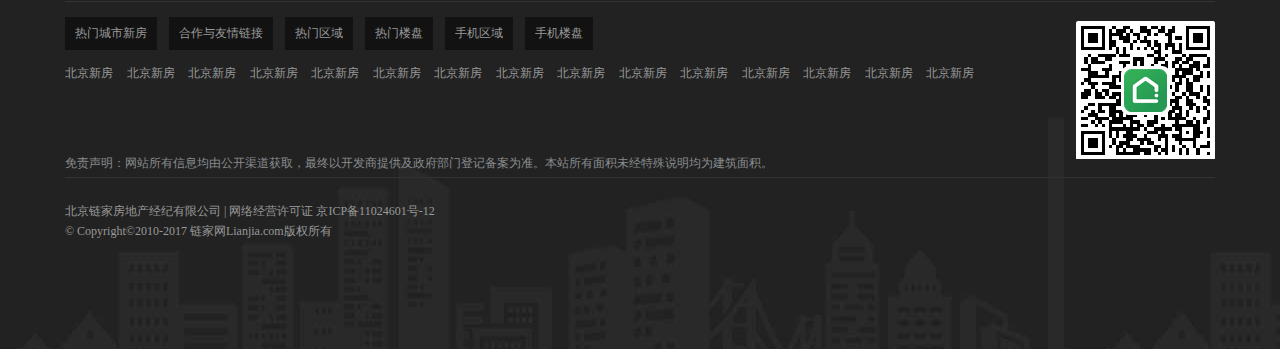
<file: lianjia/newhouse.html>
<!DOCTYPE html PUBLIC "-//W3C//DTD HTML 4.01//EN"
"http://www.w3.org/TR/html4/strict.dtd">

<html xmlns="http://www.w3.org/1999/xhtml" lang="en">
	<head>
		<meta http-equiv="Content-Type" content="text/html; charset=UTF-8" />
		<title>新房</title>
		<link rel="stylesheet" href="css/common.css" />
		<link rel="stylesheet" href="css/newhouse.css" />
	</head>
	<body>
		<!--头部导航-->
		<div class="header">
			<div class="header_wrapper">
				<div class="header_ul">
					<ul>
						<li><a href="#">首页</a></li>
						<li><a href="#">二手房</a></li>
						<li><a href="#" class="mouseon">新房</a></li>
						<li><a href="#">小区</a></li>
						<li><a href="#">经纪人</a></li>
						<li><a href="#">海外</a></li>
						<li><a href="#">APP下载</a></li>
						<li><a href="#">卖房</a></li>
					</ul>
				</div>
				<div class="header_tele">
					<i></i>
					热线电话1010-9666
				</div>
				<div class="header_login">
					<i></i>
					<span>
						<a href="#">登录</a>
						/
						<a href="#">注册</a>
					</span>
				</div>
			</div>	
		</div>
		
			
			
			
		<!--头部图标部分-->
		<div class="header_icon">
			<div id="header_left">
				
			</div>
			<div id="shuxian">
				
			</div>
			<div id="daohang">
				<span>苏州</span>
				<i></i>
			</div>
		</div>
		
			
			
			
		<!--头部导航部分-->
		<div class="header_search">
			<div class="header_search_wrapper">
				<input type="text" value="请输入区域、板块、或者楼盘名" />
				<span id="search_icon">
					<i></i>
				</span>
				<span id="lishi">
					历史搜索：
				</span>
				<a href="#">
					<i></i>
					地图找房
				</a>
				<img src="newhouse_img/new.gif"/>
			</div>
		</div>
		
			
			
			
		<!--内容区的地址导航-->
		<div class="content_daohang">
			<i></i>
			<a href="#" class="content_daohang_word">苏州链家网</a>
			<span class="jiantou"> > </span>
			<a href="#" class="content_daohang_word">苏州新房</a>
			<span class="jiantou"> > </span>
			<a href="#" class="content_daohang_word">苏州楼盘</a>			
		</div>
		
			
			
			
		<!--选项部分-->
		<div class="select">
			<ul>
				<li><a href="#" class="jiacu">区域:</a></li>
				<li><a href="#" class="buxian">不限</a></li>
				<li><a href="#" class="word_sty">吴中</a></li>
				<li><a href="#" class="word_sty">相城</a></li>
				<li><a href="#" class="word_sty">高新</a></li>
				<li><a href="#" class="word_sty">姑苏</a></li>
				<li><a href="#" class="word_sty" >工业园区</a></li>
				<li><a href="#" class="word_sty">吴江</a></li>
			</ul>
			<ul>
				<li><a href="#" class="jiacu">地铁:</a></li>
				<li><a href="#" class="buxian">不限</a></li>
				<li><a href="#" class="word_sty">1号线</a></li>
				<li><a href="#" class="word_sty">2号线</a></li>
				<li><a href="#" class="word_sty">3号线(在建)</a></li>
				<li><a href="#" class="word_sty">4号线(在建)</a></li>
				<li><a href="#" class="word_sty">5号线(在建)</a></li>
			</ul>
			<ul>
				<li><a href="#" class="jiacu">总价:</a></li>
				<li><a href="#" class="buxian">不限</a></li>
				<li><a href="#" class="word_sty">100万以下</a></li>
				<li><a href="#" class="word_sty">100万-200万</a></li>
				<li><a href="#" class="word_sty">200万-300万</a></li>
				<li><a href="#" class="word_sty">300万-400万</a></li>
				<li><a href="#" class="word_sty">400万-500万</a></li>
				<li><a href="#" class="word_sty">500万-800万</a></li>
				<li><a href="#" class="word_sty">1000万以上</a></li>
				<li id="li_input1"><input type="text" value="最小" class="li_input" /></li>
				<li id="li_input2">-</li>
				<li id="li_input3"><input type="text" value="最大"  class="li_input"/></li>
				<li class="word_sty">万</li>
			</ul>
			<ul>
				<li><a href="#" class="jiacu">户型:</a></li>
				<li class="word_sty max_li"><div class="checkbox"></div>一室</li>
				<li class="word_sty max_li"><div class="checkbox"></div>二室</li>
				<li class="word_sty max_li"><div class="checkbox"></div>三室</li>
				<li class="word_sty max_li"><div class="checkbox"></div>四室</li>
				<li class="word_sty max_li"><div class="checkbox"></div>五室</li>
				<li class="word_sty max_li"><div class="checkbox"></div>六室</li>
			</ul>
			<ul>
				<li><a href="#" class="jiacu">类型:</a></li>
				<li class="word_sty max_li"><div class="checkbox"></div>住宅</li>
				<li class="word_sty max_li"><div class="checkbox"></div>别墅</li>
				<li class="word_sty max_li"><div class="checkbox"></div>商业</li>
			</ul>
			<!--点开显示-->		
			<div class="click_showmore">
				<span>
					展开选项 (销售状态、环线、特色)
				</span>
				<i></i>
			</div>
		</div>
		
			
			
		<!--全部楼盘-->		
		<div class="all">
			<div class="all_left">
				<a href="#">全部楼盘</a>
				<a href="#">优惠楼盘</a>
			</div>
			<div class="all_right">
				<a href="#" class="all_child">默认排序</a>
				<a href="#" class="all_child">
					按均价排序
					<i></i>
				</a>
				<a href="#" class="all_child">
					开盘时间
					<i></i>
				</a>
			</div>
		</div>
		
			
			
		<!--图片展示-->
		<div class="img_show">
			<ul>
				<li class="imgshow_li">
					<i class="all_img img_1"></i>
					<div class="house_info">
						<div class="house_info_up">
							<a href="#">湖畔樾山</a>
							<span class="zhuzhai">住宅</span>
							<span class="zaishou">在售</span>
						</div>
						<div class="house_info_mid">【相城 北桥】湘洲路8号</div>
						<div class="house_info_down">3室/4室 89~155㎡</div>
					</div>
					<div class="house_info_right">
						 <div class="house_price">
						 	均价
							<span class="num">10800</span>
							元/m²
						 </div> 
					</div>
				</li>
				<li class="imgshow_li">
					<i class="all_img img_2"></i>
					<div class="house_info">
						<div class="house_info_up">
							<a href="#">景瑞东环之歌</a>
							<span class="zhuzhai">住宅</span>
							<span class="zaishou">在售</span>
						</div>
						<div class="house_info_mid">【吴江 松陵】庞北路369号</div>
						<div class="house_info_down">3室/4室 85~95㎡</div>
					</div>
					<div class="house_info_right">
						 <div class="house_price">
						 	均价
							<span class="num">15000</span>
							元/m²
						 </div> 
					</div>
				</li>
				<li class="imgshow_li">
					<i class="all_img img_3"></i>
					<div class="house_info">
						<div class="house_info_up">
							<a href="#">阳光丽城景湾</a>
							<span class="zhuzhai">住宅</span>
							<span class="zaishou">在售</span>
						</div>
						<div class="house_info_mid">【吴中 甪直】甪直大道与重村北路交汇处</div>
						<div class="house_info_down">3室/4室 90~126㎡</div>
					</div>
					<div class="house_info_right">
						 <div class="house_price">
						 	均价
							<span class="num">14300</span>
							元/m²
						 </div> 
					</div>
				</li>
				<li class="imgshow_li">
					<i class="all_img img_4"></i>
					<div class="house_info">
						<div class="house_info_up">
							<a href="#">苏州鲁能公馆</a>
							<span class="zhuzhai">住宅</span>
							<span class="zaishou">在售</span>
						</div>
						<div class="house_info_mid">【吴中 城南】吴中大道与长蠡路交汇处</div>
						<div class="house_info_down"> 3室/4室/5室 126~159㎡</div>
						<div class="house_info_juli">
							<i class="huoche_icon"></i>
							<span class="huoche_word">
								距4号线红庄站985米
							</span>
						</div>
					</div>
					<div class="house_info_right">
						 <div class="house_price">
						 	均价
							<span class="num">26000</span>
							元/m²
						 </div> 
					</div>
				</li>
				<li class="imgshow_li">
					<i class="all_img img_5"></i>
					<div class="house_info">
						<div class="house_info_up">
							<a href="#">苏胥湾</a>
							<span class="zhuzhai">住宅</span>
							<span class="zaishou">在售</span>
						</div>
						<div class="house_info_mid">【吴中 木渎】长江路与苏福路交汇口（长江路东）</div>
						<div class="house_info_down"> 3室/4室/5室 126~159㎡</div>
						<div class="house_info_juli">
							<i class="huoche_icon"></i>
							<span class="huoche_word">
								距5号线长江路站1304米
							</span>
						</div>
					</div>
					<div class="house_info_right">
						 <div class="house_price">
						 	均价
							<span class="num">18000</span>
							元/m²
						 </div> 
					</div>
				</li>
				<li class="imgshow_li">
					<i class="all_img img_6"></i>
					<div class="house_info">
						<div class="house_info_up">
							<a href="#">新湖明珠城</a>
							<span class="zhuzhai">住宅</span>
							<span class="zaishou">在售</span>
						</div>
						<div class="house_info_mid">【吴江 太湖新城（吴江）】江陵西路1888号（仲英大道与江陵西路交汇处）</div>
						<div class="house_info_down">3室/4室 120~146㎡ </div>
						<div class="house_info_juli">
							<i class="huoche_icon"></i>
							<span class="huoche_word">
								距4号线江陵西路站528米
							</span>
						</div>
					</div>
					<div class="house_info_right">
						 <div class="house_price">
						 	均价
							<span class="num">18000</span>
							元/m²
						 </div> 
					</div>
				</li>
				<li class="imgshow_li">
					<i class="all_img img_7"></i>
					<div class="house_info">
						<div class="house_info_up">
							<a href="#">绿地江南华府</a>
							<span class="zhuzhai">住宅</span>
							<span class="zaishou">在售</span>
						</div>
						<div class="house_info_mid">【吴江 松陵】中山南路以东、思贤路以南</div>
						<div class="house_info_down">2室/3室 93~170㎡</div>
						<div class="house_info_juli">
							<i class="huoche_icon"></i>
							<span class="huoche_word">
								距4号线吴江人民广场站1312米
							</span>
						</div>
					</div>
					<div class="house_info_right">
						 <div class="house_price">
						 	均价
							<span class="num">14500</span>
							元/m²
						 </div> 
					</div>
				</li>
				<li class="imgshow_li">
					<i class="all_img img_8"></i>
					<div class="house_info">
						<div class="house_info_up">
							<a href="#">新城招商香溪源</a>
							<span class="zhuzhai">住宅</span>
							<span class="zaishou">在售</span>
						</div>
						<div class="house_info_mid">【吴江 太湖新城（吴江）】鲈乡北路以东，兴吴路以南</div>
						<div class="house_info_down">2室/3室 88~128㎡ </div>
						<div class="house_info_juli">
							<i class="huoche_icon"></i>
							<span class="huoche_word">
								距4号线清树湾站734米
							</span>
						</div>
					</div>
					<div class="house_info_right">
						 <div class="house_price">
						 	均价
							<span class="num">14000</span>
							元/m²
						 </div> 
					</div>
				</li>
				<li class="imgshow_li">
					<i class="all_img img_9"></i>
					<div class="house_info">
						<div class="house_info_up">
							<a href="#">中航樾园</a>
							<span class="zhuzhai">住宅</span>
							<span class="zaishou">在售</span>
						</div>
						<div class="house_info_mid">【吴中 木渎】玉山路866号</div>
						<div class="house_info_down">别墅户型 123~164㎡</div>
						<div class="house_info_juli">
							<i class="huoche_icon"></i>
							<span class="huoche_word">
								距1号线木渎站948米
							</span>
						</div>
					</div>
					<div class="house_info_right">
						 <div class="house_price">
						 	总价
							<span class="num">350</span>
							万/套起
						 </div> 
					</div>
				</li>
				<li class="imgshow_li">
					<i class="all_img img_10"></i>
					<div class="house_info">
						<div class="house_info_up">
							<a href="#">星榈湾</a>
							<span class="zhuzhai">住宅</span>
							<span class="zaishou">在售</span>
						</div>
						<div class="house_info_mid">【高新 浒关】浒墅关镇浒杨路118号</div>
						<div class="house_info_down">1室/2室/3室 92~134㎡ </div>
						<div class="house_info_juli">
							<i class="huoche_icon"></i>
							<span class="huoche_word">
								距3号线苏州新区站1265米
							</span>
						</div>
					</div>
					<div class="house_info_right">
						 <div class="house_price">
						 	均价
							<span class="num">16500</span>
							元/m²
						 </div> 
					</div>
				</li>
			</ul>
		</div>
		
			
			
		<!--页码-->		
		<div class="pages">
			<span class="on page_span">1</span>
			<span class="page_span">2</span>
			<span class="page_span">3</span>
			<span>...</span>
			<span class="page_span">27</span>
			<span class="page_span">下一页</span>
		</div>
		
			
			
		<!--脚部-->
		<div class="footer">
			<div class="footer_wrapper">
				<div class="footer_up">
					<ul>
						<li><a href="#">了解链家网</a></li>
						<li><a href="#">关于链家</a></li>
						<li><a href="#">联系我们</a></li>
						<li><a href="#">加入我们</a></li>
						<li><a href="#">隐私声明</a></li>
						<li><a href="#">网站地图</a></li>
						<li><a href="#">友情链接</a></li>
						<li><a href="#">经纪人登录</a></li>
					</ul>
					<div id="tel">
						服务热线 4007-001-001
					</div>
				</div>
				<div class="footer_mid">
					<div class="footer_mid_left">
						<span class="footer_span">热门城市新房</span>
						<span class="footer_span">合作与友情链接</span>
						<span class="footer_span">热门区域</span>
						<span class="footer_span">热门楼盘</span>
						<span class="footer_span">手机区域</span>
						<span class="footer_span">手机楼盘</span>
						<div class="footer_mid_down">
							<span class="footer_mid_down_word"><a href="#">北京新房</a></span>
							<span class="footer_mid_down_word"><a href="#">北京新房</a></span>
							<span class="footer_mid_down_word"><a href="#">北京新房</a></span>
							<span class="footer_mid_down_word"><a href="#">北京新房</a></span>
							<span class="footer_mid_down_word"><a href="#">北京新房</a></span>
							<span class="footer_mid_down_word"><a href="#">北京新房</a></span>
							<span class="footer_mid_down_word"><a href="#">北京新房</a></span>
							<span class="footer_mid_down_word"><a href="#">北京新房</a></span>
							<span class="footer_mid_down_word"><a href="#">北京新房</a></span>
							<span class="footer_mid_down_word"><a href="#">北京新房</a></span>
							<span class="footer_mid_down_word"><a href="#">北京新房</a></span>
							<span class="footer_mid_down_word"><a href="#">北京新房</a></span>
							<span class="footer_mid_down_word"><a href="#">北京新房</a></span>
							<span class="footer_mid_down_word"><a href="#">北京新房</a></span>
							<span class="footer_mid_down_word"><a href="#">北京新房</a></span>
						</div>
						<div class="footer_mid_bottom">
							免责声明：网站所有信息均由公开渠道获取，最终以开发商提供及政府部门登记备案为准。本站所有面积未经特殊说明均为建筑面积。
						</div>
					</div>
					<div class="footer_mid_right">
						
					</div>
				</div>
				<div class="footer_down">
					<div class="footer_down_word">
						 北京链家房地产经纪有限公司 | 网络经营许可证 京ICP备11024601号-12
						<br />
						© Copyright©2010-2017 链家网Lianjia.com版权所有
					</div>
				</div>
			</div>
		</div>
		
			
			
		<!--右侧导航-->	
		<div class="right">
			<div class="right_up">
				<div class="right_up_icon" id="right_icon1"><a href="#"></a></div>
				<div id="right_icon2"></div>
				<div class="right_up_icon" id="right_icon3"></div>
				<div id="right_icon4"></div>
				<div class="right_up_icon" id="right_icon5"></div>
				<div class="right_up_icon" id="right_icon6"></div>
				<div class="right_up_icon" id="right_icon7"></div>
				<div class="right_up_icon" id="right_icon8"></div>
			</div>
		</div>
		
			
			
		<!--右下角客服-->
		<div class="kefu">
			<div id="kefu_icon"></div>
			<span>
				在线咨询
			</span>
		</div>
	</body>
</html>
</file>
<file: lianjia/css/common.css>
/* CSS Document */
*{ 
	margin:0;
	padding:0;
}
img{
	border:none; 
}
h1,h2,h3{font-weight:normal;}
a{ text-decoration:none;}
li{ list-style:none;}
body{
	min-width: 1150px;
	font-size: 14px;
	color: #333;
	display: block;
	text-rendering:optimizelegibility;
}
</file>
<file: lianjia/css/index.css>
input{
	border: none;
}
/*头部*/
.header{
	background-attachment:fixed;
	background-color: #161616;
	background: url(../images/header_bg.jpg) no-repeat center 0;
	height: 590px; 
	padding-top: 30px;
	width: 100%;
}
/*头部包裹区*/
.header_wrapper{
	width: 1150px;
	margin: 0 auto;
	display: block;
}
/*头部左上*/
.header_left{
	float: left;
}
	.header_lianjia{
		background: url(../images/img.png) no-repeat -20px -20px;
		center 0;
		display: inline-block;
		float: left;
		height: 33px;
		margin: 20px 20px 0 0;
		width: 164px;
	}
	#header_span{
		background:rgba(0,0,0,0.25) none repeat  0 0;
		border-radius:15px ;
		color: #fff;
		cursor: pointer;
		display: inline-block;
		font-size: 12px;
		height: 26px;
		line-height: 26px;
		margin: 20px 0 0;
		padding: 0 10px;
		text-align: center;
	}
	#header_span i{
		background: url(../images/img.png) no-repeat -189px -20px;
		display: inline-block;
		height: 12px;
		margin-right:1px;
		position: relative;
		top: 1px;
		width: 10px;
	}
/*头部右上*/
.header_right{
	float: right;
}
	.header_right_up{
		height: 20px;
		text-align: right;
	}
	.header_right_up i{
		background: url(../images/img.png) no-repeat -203px -20px;
		display: inline-block;
		height: 16px;
		width: 17px;
		position: relative;
		top: 3px;
	}
	.header_right_up span a{
		color: #fff;
		margin-left: 5px;
		font-size: 12px;
	}
	#header_u2{
		float: right;
		text-align: right;
	}
	#header_u2 li{
		display: inline-block;
	}
	#header_u2 li a{
		color: #fff;
		position: relative;
		font-size: 16px;
		font-weight: 700;
		margin-left: 20px;
		text-shadow: 0 0 5px rgba(0,0,0,0.3);
	}
	#header_u2 li i{		
		background: url(../images/img.png) no-repeat -225px -20px;
		height: 10px;
		width: 7px;
		margin: 0 0 0 10px;
		display: block;
	}
/*头部中间文字*/
.word_icon{	
	background: url(../images/header_icon_lianjia1.png) no-repeat;
	width: 478px;
	height: 74px;
	margin: 173px auto 0;
	text-align: center;
}
.word_icon2{
	height: 35px;
	line-height: 35px;
	color: #FFFFFF;
	font-size: 20px;
	text-align: center;
	padding-top: 2px;
}
/*头部搜索栏*/
.search{
	padding: 20px;
	position: relative;
	z-index: 10;
	width: 753px;
	height: 150px;
	margin: 0 auto;
	position: relative;
}
	.header_search{
		margin-top: 9px;
	}
	.search .head_icon{
		color: white;
		cursor: pointer;
		display: inline-block;
		font-size: 14px;
		font-weight: 700;
		height: 30px;
		line-height: 30px;
		padding: 0 20px 0 0;
	}
	.search .shadow{
		text-shadow: 1px 0 5px rgba(0,0,0,0.2);
	}
	.search_input{
		border: 0 none;
		border-radius: 2px;
		font-size: 14px;
		height: 55px;
		line-height: 55px;
		padding-left: 20px;
		width: 626px;
		float: left;
		color: #777777;
	}
	.search_button{
		background-color: #00A15E;
		color: #fff;
		border-radius: 0 2px 2px 0 ;
		cursor: pointer;
		display: block;
		float: right;
		font-size: 18px;
		height: 55px;
		line-height: 55px;
		position: absolute;
		right: -1px;
		text-align: center;
		width: 128px;
	}
/*内容区第一部分*/
.content{
	margin: 0 auto;
	width: 935px;
	background-color: white;
	height: 450px;
}
.content ul li{
	float: left;
	text-align: center;
	width: 225px;
	height: 360px;
	margin-top: 45px;
	margin-right: 130px;
}
#content_li{
	margin-right: 0px;
}
.content_title{
	color: #333;
	font-size: 28px;
	font-weight:400 ;
}
.content_icon{
	background: url(../images/content_icon.png) no-repeat;
	height: 225px;
	position: relative;
	margin-top: 30px;
	/*图片动画*/
	transition: all 0.5s ease-in-out 0s;
}
.content_icon:hover{
	/*图片动画*/
	transform: scale(1.05);
}
.icon1{
	background-position: 0 -912px;
}
.icon2{
	background-position: 0 -682px;
}
.icon3{
	background-position: 0 -231px;
}
.content_icon  i{
	background: url(../images/content.png) no-repeat;
	display: block;
	height: 65px;
	width: 65px;
	left: 50%;
	margin-left: -33px;
	margin-top: -33px;
	position: absolute;
	top: 50%;
}
.icon1 i{
	background-position: -313px -13px;
}
.icon2 i{
	background-position: -388px -13px;
}
#icon3{
	background-position: -613px -13px;
}
.content_li_word{
	color: #888;
	margin-top: 30px;
}
.content_li_word .content_a{
	color: #38a1e1;
	display: block;
	font-weight: 700;
	margin-top: 8px;
	text-decoration: none;
}
.content_li_word .content_a:hover{
	text-decoration: underline;
}

/*内容区第二块*/
.content2{
	height: 540px;
	width: 100%;
	padding-top: 50px;
	background-color: #F2F2F3;
}
.content2_wrapper{
	width: 1000px;
	height: 500px;
	margin: auto;
}
.toutiao{
	background: url(../images/toutiao.png) no-repeat ;
	height: 30px;
	margin-bottom: 16px;
}
.toutiao_word h2{
	color: #999999;
	float: left;font-size: 14px;
	line-height: 21px;
	font-weight: normal;
}
.toutiao_word a{
	float: right;
	color: inherit;
	margin-top: 6px;
	color: #394043;
}
.toutiao_word a:hover{
	text-decoration: underline;
}
.content2_img{
	height: 370px;
	width: 1000px;
	margin-top: 50px;
	float: left;
}
#content2_img1{
	width: 666px;
	height: 370px;
	float: left;
	background: url(../images/content2_img1.jpg) no-repeat ;
}
#content2_img2{
	width: 334px;
	height: 185px;
	background: url(../images/content2_img2.jpg) no-repeat ;
	float: right;
}
#content2_img3{
	width: 334px;
	height: 185px;
	float: right;
	background: url(../images/content2_img3.jpg) no-repeat;
}
#content2_p1{
	font-size: 24px;
	color: white;
	margin: 263px 0 0 20px;
}
#content2_p2{
	color: white;
	font-size: 16px;
	line-height: 24px;
	margin: 0 0 0 20px;
}
#content2_p3,#content2_p4{
	color: white;
	font-size: 18px;
	line-height: 24px;
	margin: 125px 24px 0 24px;
}
/*内容区第三部分*/
.content3{
	height: 525px;
	width: 100%;
	background-color:#F2F2F3 ;
}
.content3_wrapper{
	background: url(../images/content3_bg.png) no-repeat center center;
	height: 525px;
}
#content3_left{
	width: 570px;
	height: 370px;
	float: left;
	margin-left: 100px;
	margin-top: 88px;
	background: url(../images/img.png) no-repeat -20px -386px;
}
#content3_left p{
	letter-spacing: 1.5px;
	line-height: 22px;
	margin-top: 150px;
	word-spacing: 8px;
}
#content3_down{
	width: 570px;
	height: 103px;
	margin-top: 38px;
}
.content3_and{
	background: url(../images/img.png) no-repeat -20px -139px;
	width: 134px;
	height: 44px;
	float: left;
}
.content3_ios{
	clear: left;
	background: url(../images/img.png) no-repeat -20px -197px;
	width: 134px;
	height: 44px;
	float: left;
	margin-top: 12px;
}
.sao{
	float: right;
	margin-right: 318px;
	margin-top: -44px;
	background-image: url(../images/sao.png);
	background-repeat: no-repeat;
	background: url(../images/sao.png) no-repeat;
	width: 103px;
	height: 103px;
}
/*中间内容区的二手房部分*/
.ershoufang{
	height: 490px;
	width: 100%;
	background-color: #F2F2F3;
}
.ershoufang_icon{
	background: url(../images/img.png) no-repeat -19px -94px;
	height: 30px;
	width: 248px;
	float: left;
	margin-top: 50px;
	margin-left: 100px;
}
.ershoufang_word{
	color: #394043;
	width: 1150px;
	float: left;
	margin-left: 100px;
	margin-top: 10px;
}
.ershoufang_word a{
	float: right;
	color: inherit;
	margin-top: 6px;
}
.ershoufang_word a:hover{
	text-decoration: underline;
}
#weshou_img{
	width: 1150px;
	height: 265px;
	float: left;
	margin: 42px 0 0 100px;
}
#weshou_img ul li{
	display: inline-block;
	height:265px;
	width: 250px;
	float: left;
	background-color: #fff;
}
.li_pad{
	margin-right: 50px;
}
.ershou_img1{
	background-image: url(../images/house_img1.jpg);
}
.ershou_img2{
	background-image: url(../images/house_img2.jpg);
}
.ershou_img3{
	background-image: url(../images/house_img3.jpg);
}
.ershou_img4{
	background-image: url(../images/house_img4.jpg);
}
.ershou_img{
	width: 250px;
	height: 192px;
	vertical-align: top;
	display: block;
}
#weshou_img ul li p{
	color: #394043;
	font-size: 16px;
	height: 30px;
	line-height: 22px;
	overflow: hidden;
	padding: 14px 18px;
	text-overflow: ellipsis;
}
#info_ul{
	width: 1150px;
	padding-left: 100px;
	height: 50px;
}
#img_info ul li{
	color: #b0b3b4;
	font-size: 12px;
	width: 250px;
	line-height: 50px;
	float: left;
	height:50px ;
}
.green{
	height: 242px;
	width: 100%;
	background: url(../images/green_bg.jpg) no-repeat;
}
.bg_word{
	background: url(../images/img.png) no-repeat -19px -254px;
	height: 115px;
	width: 500px;
	float: left;
	margin-top: 65px;
	margin-left: 100px;
}
.green_word{
	font-size: 16px;
	line-height: 25px;
	color: #fff;
	float: right;
	margin-top: 60px;
	margin-right:320px ;
}
#right_search{
	width: 557px;
	height: 45px;
	background-color: white;
	float: left;
	margin-left: 94px;
	margin-top: 20px;
	border-radius: 2px;
}
#right_search input{
	color: #777777;
	width: 495px;
	height: 29px;
	font-size: 14px;
	border: none;
	border-radius: 2px;
	padding-left: 13px;
	padding-top: 9px;
	padding-bottom: 6px;
	line-height: 45px;
}
#right_search i{
	background: url(../images/img.png) no-repeat -407px -20px;
	cursor: pointer;
	display: inline-block;
	float: right;
	height: 18px;
	width: 18px;
	margin-right: 12px;
	margin-top: 12px;
}
/*服务图标部分*/
.service{
	width: 1150px;
	height: 225px;
	margin: 0 auto;
}
.search ul{
	
}
.service_li{
	width: 245px;
	height: 110px;
	display: inline-block;
	float: left;
	margin-top: 50px;
}
.service_li img{
	float: left;
	margin-left: 100px;
	margin-top: 4px;
}
.da{
	color: #394043;
	font-size: 20px;
	font-weight: 700;
	margin-top: 68px;
	text-align: center;
}
.xiao{
	color: #b0b3b4;
	display: block;
	font-size: 12px;
	margin-top: 3px;
	text-align: center;
}
/*脚部分*/
.footer{
	height: 426px;
	width: 100%;
	background: url(../images/footer-bg.jpg) no-repeat;
}
.footer_wrapper{
	width: 1150px;
	margin: 0 auto;
}
.footer_up {
	height: 78px;
}
.footer_up ul li a{
	color: white;
	float: left;
	padding-right: 15px;
	font-size: 14px;
	height: 78px;
	line-height: 78px;
}
#tel{
	color: #7dcfa0;
	float: right;
	height: 78px;
	line-height: 78px;
}
.footer_mid{
	height: 175px;
	border-bottom: 1px solid RGB(50,50,50);
	border-top: 1px solid RGB(50,50,50);
}
#footer_span{
	width: 850px;
	float: left;
}
.footer_span{
	color: RGB(153,153,153);
	background-color: RGB(18,18,18);
	cursor: pointer;
	float: left;
	margin-right: 12px;
	padding: 8px 10px;
	font-size: 12px;
	margin-top: 15px;
	text-align: center;
}
.footer_span:hover{
	color: white;
	background-color: RGB(61,61,61);
}
.footer_mid_down{
	float: left;
	margin-top: 15px;
	margin-right: 10px;
}
.footer_mid_down_word{
	margin-right: 10px;
	margin-top: 10px;
}
.footer_mid_down_word a{
	color: RGB(153,153,153);
	font-size: 12px;
}
.footer_mid_right{
	background: url(../images/footer_sao.png) no-repeat;
	width: 139px;
	height: 139px;
	float: right;
	margin-right: 0px;
	margin-top: -30px;
}
.footer_down{
	padding-top: 23px;
}
.footer_down_word{
	float: left;
	color: #999;
	font-size: 12px;
	line-height: 20px;
}
.right{
	height: auto;
	width: 38px;
	height: 650px;
	background-color: white;
	position: fixed;
	top: 0px;
	right: 0px;
}
.right_up{
	height: 400px;
	width: 40px;
	float: left;
	margin-top: 180px;
}
#right_icon1{
	background: url(../images/right_img.png) -38px 0;
	height: 38px;
}
#right_icon2{
	background: url(../images/right_icon.png) no-repeat;
	width: 24px;
	height: 8px;
	margin-left: 8px;		
}
#right_icon3{
	background: url(../images/right_img.png) no-repeat -38px -88px;
	height: 50px;
	line-height: 50px;
	width: 38px;
}
#right_icon4{
	background: url(../images/right_icon.png) no-repeat;
	width: 24px;
	height: 8px;
	margin-left: 8px;
}
#right_icon5{
	background:url(../images/right_img.png) no-repeat -38px -176px;
	height: 38px;
	line-height: 38px;
	width: 38px;
}
#right_icon6{
	background:url(../images/right_img.png) no-repeat -38px -214px;
	height: 38px;
	line-height: 42px;
	width: 38px;
}
#right_icon7{
	background:url(../images/right_img.png) no-repeat -38px -252px;
	height: 38px;
	line-height: 42px;
	width: 38px;
}
#right_icon8{
	background:url(../images/right_img.png) no-repeat -38px -290px;
	height: 38px;
	line-height: 42px;
	width: 38px;
	margin-top: 116px;
}

#right_icon1:hover{
	background: url(../images/right_img.png) 0px 0;
	height: 38px;
}
#right_icon3:hover{
	background: url(../images/right_img.png) no-repeat 0px -88px;
	height: 50px;
	line-height: 50px;
	width: 38px;
}
#right_icon5:hover{
	background:url(../images/right_img.png) no-repeat 0px -176px;
	height: 38px;
	line-height: 38px;
	width: 38px;
}
#right_icon6:hover{
	background:url(../images/right_img.png) no-repeat 0px -214px;
	height: 38px;
	line-height: 42px;
	width: 38px;
}
#right_icon7:hover{
	background:url(../images/right_img.png) no-repeat 0px -252px;
	height: 38px;
	line-height: 42px;
	width: 38px;
}
#right_icon8:hover{
	background:url(../images/right_img.png) no-repeat 0px -290px;
	height: 38px;
	line-height: 42px;
	width: 38px;
	margin-top: 116px;
}
.right_up_icon:hover{
	cursor: pointer;
}
.kefu{
	box-shadow:0 0 30px 0 rgba(0, 0, 0, 0.45);/*设置阴影*/
	height: 40px;
	width: 240px;
	position: fixed;
	bottom: 0px;
	right: 38px;
	background-color: white;
}
#kefu_icon{
	background:url(../images/kefu_icon.png) no-repeat;
	height: 18px;
	line-height: 40px;
	width: 18px;
	margin-top: 14px;
	margin-left: 14px;
	cursor: pointer;
}
.kefu span{
	display: block;
	position: absolute;
	left: 40px;
	top: 12px;
	cursor: pointer;
}
</file>
<file: lianjia/css/detail.css>
/*头部*/
.header{
	width: 100%;
	height: 36px;
	background-color: #394043;
}
.header_wrapper{
	width: 1000px;
	height: 36px;
	float: left;
	margin-left: 174px;
}
.header_ul{
	width: 400px;
	float: left;
}
.header_ul li{
	display: inline-block;
	margin-right: 16px;
}
.header_ul li a{
	color: #a9abab;
	font-size: 12px;
	line-height: 36px;	
}
.header_ul li a:hover{
	cursor: pointer;
	color: #fff;
}
.header_tele{
	color: #FFFFFF;
	display: inline-block;	
	line-height: 36px;
	float: right;
}
.header_tele i{
	background: url(../newhouse_img/sprite_bj.png) no-repeat -369px -221px;
	width: 12px;
	height: 12px;
	margin-right: 9px;
	vertical-align: -1px;
	display: inline-block;	
}
.header_login{
	width:96px;
	height: 36px;
	float:right;
}
.header_login i{
	background: url(../newhouse_img/sprite_bj.png) no-repeat -346px -236px;
	display: inline-block;
	height: 12px;
	width: 12px;
	margin-right: 10px;
	margin-top: 10px;
}
.header_login span{
	color: white;
	margin-top: 10px;
	word-spacing: -3px
}
.header_login a{
	font-size: 12px;
	color: white;
}
.header_tele{
	font-size: 12px;
	line-height: 36px;
}


/*头部图标部分*/
.header_icon{
	height: 86px;
	width: 1000px;
	margin-left: 174px;
}
#header_left{
	background: url(../newhouse_img/header_icon.png) no-repeat;
	width: 223px;
	height: 33px;
	margin-top: 27px;
	float: left;
}
#shuxian{
	width: 1px;
	height: 29px;
	background-color: #CCCCCC;
	float: left;
	margin:27px 0px 22px 22px;
}
#daohang{
	height: 26px;
	width: 60px;
	border: 1px solid #DFDFDF;
	float: left;
	margin:27px 22px 0;
}
#daohang span{
	width: 30px;
	height: 16px;
	float: left;
	margin-top: 3px;
	margin-left: 8px;
}
#daohang i{
	background: url(../newhouse_img/xiala.png) no-repeat;
	width: 22px;
	height: 22px;
	float: left;
	margin-top: 3px;
}
.header_search_wrapper{
	height: 36px;
	float: right;
	background: red;
	margin-top: 27px;
}
.header_search_wrapper input{
	width: 356px;
	height: 34px;
	float: left;
	padding-left: 16px;
	color: #777777;
	border: 1px solid #dedede;
}
#search_icon{
	width: 36px;
	height: 36px;
	background-color: #f15044;
	display: inline-block;
}
#search_icon i{
	background: url(../newhouse_img/header_search.png) no-repeat;
	width: 20px;
	height: 20px;
	float: left;
	margin:9px;
}


/*房子详情部分*/
.house_detail{
	width: 100%;
	height:564px;
	background-color: #0B1D36;
}
.house_detail_wrapper{
	width: 1000px;
	height: 36px;
	float: left;
	margin-left: 174px;
}
/*内容区的地址导航*/
.house_daohang{
	height: 36px;
}
.house_daohang_word{
	color:#fff;
	font-size: 12px;
	line-height: 35px;
	text-decoration: none;
	margin-right: ;
}
.house_daohang_word:hover{
	text-decoration: underline;
}
.house_daohang i{
	background: url(../detail_img/daohang_icon.png) no-repeat;
	width: 19px;
	height: 19px;
	float: left;
	margin-top: 10px;
	margin-right: 6px;
}
.jiantou{
	height: 36px;
	line-height: 36px;
	color: #fff;
	font-family: simsun;
	margin:0 8px;
}
/*内容区*/
.content{
	height: 452px;
	width: 950px;
	float: left;
	background-color: white;
	padding: 25px;
}
.content_wrapper{
	width: 1000px;
	height: 36px;
	float: left;
	margin-left: 174px;
}
.content_left{
	width: 480px;
	height: 455px;
	float: left;
}
.left_up{
	width: 480px;
	height: 360px;
	float: left;
	margin-bottom: 2px;
	background: url(../detail_img/detail_img.jpg) no-repeat;
}
.left_down{
	height: 90px;
	width: 117px;
	float: left;
	margin-right: 3px;
}
.left_down1{
	background: url(../detail_img/detail_1.jpg) no-repeat;
}
.left_down2{
	background: url(../detail_img/detail_2.jpg) no-repeat;
}
.left_down3{
	background: url(../detail_img/detail_3.jpg) no-repeat;
}
.left_down4{
	background: url(../detail_img/detail_4.jpg) no-repeat;
}
.left_down span{
	font-size: 12px;
	width: 100%;
	text-align: center;
	color: #fff;
	float: left;
	margin-top: 70px;
	background-color: rgba(0,0,0,0.5);
}
.content_right{
	height: 452px;
	width: 450px;
	float: right;
}
/*标题行*/
.right_h{
	height: 28px;
	width: 100%;
	float: left;
}
.house_info_up a{
	height: 27px;
	line-height: 27px;
	font-size: 24px;
	font-weight: 400;
	float: left;
	color: #333;
}
.zhuzhai{
	font-size: 12px;
	line-height: 27px;
	float: left;
	border-radius:2px;
	margin-right: 6px;
	margin-left: 15px;
	color: #fff;
	background-color: #00ae66;
	height: 27px;
	width: 35px;
	text-align: center;
}
.zaishou{
	font-size: 12px;
	line-height: 27px;
	float: left;
	border-radius:2px;
	margin-right: 6px;
	color: #fff;
	background-color: #ff764c;
	height: 27px;
	width: 35px;
	text-align: center;
}
.guanzhu{
	float: right;
	width: 78px;
	height: 18px;
	border: 1px solid #979797;
	color: #333;
	cursor: pointer;
	padding: 4px 6px;
	font-size: 12px;
	line-height: 18px;
}
.guanzhu i{
	background: url(../detail_img/taoxin.png) no-repeat;
	width: 12px;
	height: 12px;
	float: left;
	margin-top: 4px;
	margin-right: 2px;
}
/*价格行*/
.right_price{
	height:97px;
	width: 450px;
	border-top: 1px solid #ebebeb;
	border-bottom: 1px solid #ebebeb;
	float: left;
	margin: 13px 0;
}
.right_price_l{
	width: 225px
	height: 100%;
	float: left;
}
.right_price_r{
	width: 224px;
	height: 100%;
	float: right;
}
.right_price_span{
	display: inline-block;
	width: 100%;
	text-align: center;
}
.price{
	color: #e4393c;
	font-size: 24px;
}
.unit{
	color: #e4393c;
	font-size: 14px;
}
.allprice{
	color: #9b9b9b;
	font-size: 14px;
}
.price_info{
	color: #333;
	font-size: 14px;
	line-height: 20px;
}
.right_price_span1{
	margin-top: 26px;
}
.price1{
	font-size: 24px;
}
.allprice1{
	color: inherit;
}
.line{
	border: 1px solid #ebebeb;
	display: inline-block;
	height: 43px;
	float: left;
	margin-top: 27px;
}
.right_detailinfo{
	width: 100%;
	height: 206px;
	float: left;
}
.border_bottom{
	margin-top: 10px;
	border-bottom: 1px solid #ebebeb ;
}
.right_detailinfo_li{
	height: 40px;
	line-height: 40px;
	color: #999;
}
.right_detailinfo_span{
	margin-left: 5px;
	color: #333;
}
.right_redtel{
	color: #e4393c;
	font-size: 20px;
}
#right_detailinfo_span{
	margin-left: 5px;
	color: #333;
	font-size: 14px;
}
.right_detailinfo_li i{
	background: url(../detail_img/在线咨询.png) no-repeat;
	height:20px;
	width: 76px;
	float: left;
	margin-left: 270px;
	margin-top: -35px;
}
/*包裹区，背景色武安不为灰色*/
.wrapper1{
	width: 100%;
	background-color: #F1F1F1;
	height: 2288px;
}
.wrapper{
	width: 1000px;
	float: left;
	margin-left: 174px;
}
/*户型介绍*/
.huxing{
	height: 468px;
	background-color: white;
	margin-top: 15px;
}
.huxing_nav{
	height: 55px;
	width: 100%;
	float: left;
	border-bottom: 2px solid #D4D4D4;
}
.nav_sty{
	width: 120px;
	height: 100%;
	float: left;
	line-height: 55px;
	text-align: center;
	font-size: 16px;
}
.nav_on{
	background-color:#39AC6A ;
	color: white;
}
.tel_sty{
	height: 55px;
	width: 80px;
	float: right;	
	margin-right: 30px;
	color: #f15044;
	font-size: 12px;
	font-weight: 700;
	line-height: 55px;
	text-align: center;
}
.tel_sty img{
	height: 12px;
	width: 12px;
}
.huxing_intro{
	height:80px;
	width: 100%;
	float: left;
	border-bottom: 1px solid #D4D4D4;
}
.huxing_in{
	height: 80px;
	line-height: 80px;
	width: 134px;
	text-align: center;
	font-size: 20px;
	float: left;
}
.house_nav{
	width: 55px;
	height: 80px;
	text-align: center;
	line-height: 80px;
	float: right;
	font-size: 16px;
	cursor: pointer;
	margin-right: 33px;
}
.house_nav_on{
	color: #00ae66;
}
.huxing_img{
	height: 280px;
	width: 100%;
	border-bottom: 1px solid #D4D4D4;
	float: left;
	
}	
.huxing_ul{
	float: left;
	margin-top: 30px;
}
.huxing_li{
	width: 218px;
	height: 228px;
	float: left;
	margin-left: 30px;
}
.huxing_li i{
	width: 220px;
	height: 165px;
	background-color: aquamarine;
	float: left;
}
.huxing_li_i1{
	background: url(../detail_img/huxing_img1.jpg) no-repeat;
}
.huxing_li_i2{
	background: url(../detail_img/huxing_img2.jpg) no-repeat;
}
.huxing_li_i3{
	background: url(../detail_img/huxing_img3.jpg) no-repeat;
}
.huxing_li_i4{
	background: url(../detail_img/huxing_img4.jpg) no-repeat;
}
.xiangqing{
	display: inline-block;
	font-size: 15px;
	line-height: 1.2em;
	float: left;
	white-space: nowrap;
	font-weight: 700;
	font-family: "微软雅黑";
	margin-top: 20px;
}
.huxing_onsale{
	height: 20px;
	width: 36px;
	line-height: 20px;
	margin-left: 6px;
	font-size: 12px;
	font-weight: 400;
	text-align: center;
	background-color: rgba(250, 150, 51, 0.14);
	color: #fa9633;
	border-radius: 2px;
	padding: 0 2px;
}
.area{
	display: inline-block;
	color: #999;
	font-size: 12px;
	line-height: 1em;
}
.area_span{
	color: #333;
	font-size: 12px;
	line-height: 1em;
}
.click_show{
	height: 48px;
	width: 100%;
	line-height: 48px;
	font-size: 14px;
	text-align: center;
	background-color:#fbfbfb;
	color: #999;
	font-family: "微软雅黑";
	cursor: pointer;
	float: left;
}
.click_show:hover{
	background-color: white;
}
.click_show img{
	width: 16px;
	height: 14px;
	align: center;
}
/*楼盘配套*/
.map{
	height: 480px;
	width: 1000px;
	float: left;
	margin-left: 174px;
	margin-top:15px;
	background-color: white;
}
.map_img{
	height: 334px;
	width: 950px;
	float: left;
	margin-left: 30px;
	margin-top: 30px;
}
.map_img_l{
	width: 670px;
	height: 100%;
	background: url(../detail_img/map.png);
	float: left;
}
.map_img_r{
	width: 280px;
	height: 100%;
	float: right;
}
.xuanxiang{
	width: 280px;
	height: 30px;
	float: left;
}
.xuanx_up{
	color: #333;
	width: 45px;
	height: 30px;
	float: left;
	line-height: 29px;
	background-color: #F1F1F1;
	border: 1px solid #DDDDDD;
	text-align: center;
	border-bottom: 1px solid #3ea86a;
}
.xuanxiang_on{
	color: #333;
	width: 45px;
	height: 30px;
	float: left;
	border-top: 1px solid #3ea86a;
	border-left: 1px solid #3ea86a;
	border-right: 1px solid #3ea86a;
	border-bottom: none;
	background-color: white;
	cursor: default;
	line-height: 29px;
	margin: 0 0 0 -1px;
	width: 43px;
}
.space{
	width: 100%;
	height: 34px;
	float: left;
	border-bottom: 1px solid #EEEEEE;
	margin-left: 10px;
}
.space_a{
	border-radius: 2px;
	width: 50px;
	color: #555;
	height: 24px;
	line-height: 24px;
	display: inline-block;
	text-align: center;
	float: left;
	margin-top: 5px;
	margin-right: 4px;
}
.space_on{
	background-color: #39ac6a;
	color: white;
}
.env_list{
	height: 267px;
	width: 280px;
	overflow: auto;
	color: #333;
	font-size: 12px;
	float: left;
}
.env_list ul li{
	height: 33px;
	width: 100%;
	float: left;
}
.env_list ul li:hover{
	background-color: #F6F6F6;
}
.env_list h3{
	font-size: 16px;
	font-weight: 700;
	padding: 10px 8px 8px;
	float: left;
}
.env{
	background-color: #3ea86a;
	border-radius: 50%;
	color: #fff;
	display: inline-block;
	height: 24px;
	width: 24px;
	line-height: 24px;
	letter-spacing: -1px;
	text-align: center;
	font-style: normal;
	font-weight: 400;
	margin-top: 5px;
	margin-left: 10px;
	float: left;
}
.right_space{
	line-height: 24px;
	float: left;
	display: inline-block;
	margin-left: 10px;
	margin-top: 3px;
}
.env_right{
	line-height: 24px;
	float: right;
	display: inline-block;
	margin-right: 10px;
	
}

/*楼盘详情*/
.loupan_detail{
	height: 435px;
	width: 1000px;
	float: left;
	margin-left: 174px;
	background-color: white;
	margin-top:15px;
}
.loupan_detail_l{
	height: 310px;
	width: 350px;
	float: left;
	margin-top: 30px;
	margin-left: 30px;
}

.loupan_detail_lli{
	height: 35px;
	width: 100%;
	float: left;
}
.loupan_detail_lspan1{
	width: 100px;
	height: 100%;
	float: left;
	font-size: 14px;
	line-height: 35px;
	font-family: "微软雅黑";
	display: inline-block;
	color: #333;
	font-weight: 700;
}
.loupan_detail_lspan2{
	display: block;
	color: #888;
	float: left;
	font-size: 14px;
	line-height: 35px;
}
.loupan_detail_r{
	height: 235px;
	width: 350px;
	float: left;
	margin-top: 105px;
	margin-left: 50px;
}







/*房贷计算器*/
.calculator{
	height: 456px;
	width: 1000px;
	float: left;
	margin-left: 174px;
	border-bottom: 1px solid #D4D4D4;
	background-color: white;
	margin-top:15px;
}
/*房贷计算器左边*/
.calculator_l{
	width: 355px;
	height: 400px;
	float: left;
	margin-left: 30px;
	margin-top: 30px;
}
.calculator_l_up{
	height: 50px;
	width: 100%;
}
.calculator_l img{
	width: 55;
	height: 45;
	text-align: center;
	float: left;
}
.calculator_l span{
	display:block;
}
.calculator_l_span1{
	font-size: 18px;
	line-height: 18px;
	float: left;
	margin-bottom: 5px;
	margin-left: 18px;
	color: #333;
}
.calculator_l_span2{
	font-size: 14px;
	line-height: 14px;
	float: left;
	margin-top: 25px;
	margin-left: -90px;
	color: #aaa;
}
.calculator_l_mid{
	width: 100%;
	height: 280px;
	float: left;
}
.calculator_l_li{
	height: 35px;
	margin-top: 10px;
}
.calculator_l_span3{
	font-size: 16px;
	width: 84px;
	height: 35px;
	line-height: 35px;
	float: left;
}
.sel{
	height: 35px;
	width: 265px;
	border-radius: 2px;
	border: 1px solid #ccc;
	text-align: center;
	background-color: #f9f9f9;
	float: right;
}
.sel_word{
	float: left;
	margin-left: 20px;
	font-size: 12px;
	line-height: 35px;
	text-align: center;
}
.xiala{
	background: url(../detail_img/xiala.png) no-repeat;
	height: 16px;
	width: 16px;
	float: right;
	margin-right: 18px;
	margin-top: 8px;
}
.radio{
	width: 200px;
	height: 15px;
	float: left;
	margin-left:90px;
	margin-top: 25px;
}
.rad{
	width: 12px;
	height: 12px;
	border: 1px solid #ccc;
	border-radius: 2px;
	line-height: 13px;
	background-color: #f9f9f9;
	float: left;
}
.rad_word{
	vertical-align: middle;
	font-size: 12px;
	font-weight: 700;
	display: inline-block;
	float: left;
	margin-right: 25px;
	overflow: hidden;
}
.rad_on{
	background:url(../detail_img/对勾.png) no-repeat;
	height: 15px;
	width: 15px;
	vertical-align: middle;
	border: 1px solid #ccc;
	line-height: 13px;
	float: left;
	
}
/*计算器中间*/
.calculator_m{
	width: 230px;
	height: 400px;
	float: left;
	margin-top: 30px;
	position: relative;
}
.calculator_m_span{
	width: 84px;
	height: 35px;
	line-height: 37px;
	float: left;
	font-size: 16px;
	color: #333;
}
#shuxian1{
	width: 1px;
	height: 100%;
	float: left;
	margin-left: 115px;
	background-color: #E4E4E4;
	
}
#jisuan{
	width: 80px;
	height: 80px;
	background-image: url(../detail_img/btn_jisuan.png);
	position: absolute;
	left: 78px;
	top: 134px;
}
/*计算器的右边*/
.calculator_r{
	width: 360px;
	height: 400px;
	float: left;
	margin-top: 30px;
}
.calculator_r_up{
	height: 45px;
}
.cal_up1{
	display: block;
	font-size: 18px;
	line-height: 18px;
	margin-bottom: 5px;
}
.cal_up2{
	font-size: 14px;
	float: left;
	margin-right:40px;
}
.shou_p{
	width: 100%;
	height: 42px;
	line-height: 42px;
	padding-left: 15px;
	margin-top: 10px;
	color: #883631;
}
.shoufu{
	background-color: #f7e7e6;
}
.daikuan{
	background-color: #e2eff7;
}
.changhuan{
	background-color: #fcf8e2;
}
.meiyue{
	font-size: 14px;
	font-weight: 700;
	float: left;
	margin-top: 45px;
}
.beizhu{
	color: #999;
	font-size: 12px;
	float: left;
	margin-top: 50px;
}
/*楼盘推荐*/
.introduce{
	height: 333px;
	width: 1000px;
	float: left;
	margin-left: 174px;
	margin-top: 10px;
	background-color: white;
}
#huxing_intro{
	border: none;
}
.introduce_house{
	width: 960px;
	height: 225px;
	float: left;
	margin-left: 28px;
}
.introduce_ul{
	width: 960px;
	height: 225px;
	float: left;
}
.intro_li{
	height: 163px;
	width: 224px;
	float: left;
	margin-right: 15px;
	position: relative;
}
#intro_li{
	margin: 0px;	
}
.intro_img{
	width: 228px;
	height: 168px;
	float: left;
	background-color: red;
}
.intro_img1{
	background: url(../detail_img/intro1.jpg) no-repeat;
}
.intro_img2{
	background: url(../detail_img/intro2.jpg) no-repeat;
}
.intro_img3{
	background: url(../detail_img/intro3.jpg) no-repeat;
}
.intro_img4{
	background: url(../detail_img/intro4.jpg) no-repeat;
}
.tips{
	width: 90px;
	height: 22px;
	line-height: 22px;
	background-color: #f15044;
	border-radius: 2px;
	color: #fff;
	font-size: 12px;
	font-weight: 700;
	display: inline-block;
	position: absolute;
	right: 5px;
	bottom: 5px;
	z-index: 20;
	text-align: center;
}
.price_infoclass{
	height: 40px;
	width: 100%;
	float: left;
}
.intro_word{
	color: #333;
	display: inline-block;
	font-size: 14px;
	font-weight: 700;
	line-height: 17px;
	margin-right: 30px;
	overflow: hidden;
	text-overflow: ellipsis;
	white-space: nowrap;
	float: left;
	margin-top:15px ;
}

.zhuzhai1{
	background-color: #ccc;
	color: white;
	float: left;
	font-size: 12px;
	line-height: 17px;
	padding: 0 4px;
	border-radius: 2px;
	margin-top:16px;
	display: inline-block;
}
.mianji{
	height: 12px;
	display: block;
	color: grey;
	font-size: 12px;
}

/*脚部分*/
.footer{
	height: 426px;
	width: 100%;
	background: url(../images/footer-bg.jpg) no-repeat;
	float: left;
	
}
.footer_wrapper{
	width: 1150px;
	margin: 0 auto;
}
.footer_up {
	height: 78px;
}
.footer_up ul li a{
	color: white;
	float: left;
	padding-right: 15px;
	font-size: 14px;
	height: 78px;
	line-height: 78px;
}
#tel{
	color: #7dcfa0;
	float: right;
	height: 78px;
	line-height: 78px;
}
.footer_mid{
	height: 175px;
	border-bottom: 1px solid RGB(50,50,50);
	border-top: 1px solid RGB(50,50,50);
	position: relative;
}
#footer_span{
	width: 850px;
	float: left;
}
.footer_span{
	color: RGB(153,153,153);
	background-color: RGB(18,18,18);
	cursor: pointer;
	float: left;
	margin-right: 12px;
	padding: 8px 10px;
	font-size: 12px;
	margin-top: 15px;
	text-align: center;
}
.footer_span:hover{
	color: white;
	background-color: RGB(61,61,61);
}
.footer_mid_down{
	float: left;
	margin-top: 15px;
	margin-right: 10px;
}
.footer_mid_down_word{
	margin-right: 10px;
	margin-top: 10px;
}
.footer_mid_down_word a{
	color: RGB(153,153,153);
	font-size: 12px;
}
.footer_mid_right{
	background: url(../images/footer_sao.png) no-repeat;
	width: 139px;
	height: 139px;
	float: right;
	margin-right: 0px;
	margin-top: -30px;
}
.footer_down{
	padding-top: 23px;
}
.footer_mid_bottom{
	height: 20px;
	color: #888c8e;
	position: absolute;
	top: 155px;
	bottom: 15px;
	font-size: 12px;
	line-height: 12px;
	
}
.footer_down_word{
	float: left;
	color: #999;
	font-size: 12px;
	line-height: 20px;
}

/*右下角客服*/
.kefu{
	height: 40px;
	width: 240px;
	position: fixed;
	bottom: 0px;
	right: 58px;
	background-color: white;
	box-shadow:0 0 30px 0 rgba(0, 0, 0, 0.45);/*设置阴影*/
}
#kefu_icon{
	background:url(../images/kefu_icon.png) no-repeat;
	height: 18px;
	line-height: 40px;
	width: 18px;
	margin-top: 14px;
	margin-left: 14px;
	cursor: pointer;
}
.kefu span{
	display: block;
	position: absolute;
	left: 40px;
	top: 12px;
	cursor: pointer;
}
</file>
<file: lianjia/css/newhouse.css>
/*头部*/
.header{
	width: 100%;
	height: 36px;
	background-color: #394043;
}
.header_wrapper{
	width: 1000px;
	height: 36px;
	float: left;
	margin-left: 174px;
}
.header_ul{
	width: 400px;
	float: left;
}
.header_wrapper li{
	display: inline-block;
	margin-right: 16px;
}
.header_wrapper li a{
	color: #a9abab;
	font-size: 12px;
	line-height: 36px;	
}
.header_wrapper li a:hover{
	cursor: pointer;
	color: #fff;
}
.header_tele{
	color: #FFFFFF;
	display: inline-block;	
	line-height: 36px;
	float: right;
}
.header_tele i{
	background: url(../newhouse_img/sprite_bj.png) no-repeat -369px -221px;
	width: 12px;
	height: 12px;
	margin-right: 9px;
	vertical-align: -1px;
	display: inline-block;	
}
.header_login{
	width:96px;
	height: 36px;
	float:right;
}
.header_login i{
	background: url(../newhouse_img/sprite_bj.png) no-repeat -346px -236px;
	display: inline-block;
	height: 12px;
	width: 12px;
	margin-right: 10px;
	margin-top: 10px;
}
.header_login span{
	color: white;
	margin-top: 10px;
	word-spacing: -3px
}
.header_login a{
	font-size: 12px;
	color: white;
}
.header_tele{
	font-size: 12px;
	line-height: 36px;
}



/*头部图标部分*/
.header_icon{
	height: 86px;
	width: 1000px;
	margin-left: 174px;
}
#header_left{
	background: url(../newhouse_img/header_icon.png) no-repeat;
	width: 223px;
	height: 33px;
	margin-top: 27px;
	float: left;
}
#shuxian{
	width: 1px;
	height: 29px;
	background-color: #CCCCCC;
	float: left;
	margin:27px 0px 22px 22px;
}
#daohang{
	height: 26px;
	width: 60px;
	border: 1px solid #DFDFDF;
	float: left;
	margin:27px 22px 0;
}
#daohang span{
	width: 30px;
	height: 16px;
	float: left;
	margin-top: 3px;
	margin-left: 8px;
}
#daohang i{
	background: url(../newhouse_img/xiala.png) no-repeat;
	width: 22px;
	height: 22px;
	float: left;
	margin-top: 3px;
}



/*头部导航部分*/
.header_search{
	height: 72px;
	width: 100%;
	background-color: #edeff1;
}
.header_search_wrapper{
	width: 1000px;
	height: 72px;
	float: left;
	margin-left: 174px;
	position: relative;
}
.header_search input{
	width: 356px;
	height: 36px;
	margin-top: 18px;
	float: left;
	padding-left: 16px;
	color: #777777;
}
#search_icon{
	width: 36px;
	height: 36px;
	background-color: #F15044;
	float: left;
	margin-top: 18px;
	margin-left: -1px;
}
#search_icon i{
	background: url(../newhouse_img/header_search.png) no-repeat;
	width: 20px;
	height: 20px;
	float: left;
	margin:9px;
}
#lishi{
	color: #999;
	font-size: 12px;
	line-height: 72px;
	margin-left: 20px;
}
.header_search_wrapper a{
	width: 104px;
	height:36px ;
	background-color:#39AC6A ;
	float: right;
	margin-top:18px;
	color: white;
	border-radius: 2px;
	font-size: 14px;
	line-height: 36px;
	text-align: center;
}
.header_search_wrapper a i{
	background: url(../newhouse_img/search_icon.png) no-repeat -110px -70px;
	width: 12px;
	height: 17px;
	margin-right: 5px;
	margin-top: 2px;
	display: inline-block;
	vertical-align: -4px;
}
.header_search_wrapper img{
	position:absolute;
	right: -81px;
	top:-65px;
	width: 103px;
	vertical-align: top;
	border: 0 none;
}




/*内容区的地址导航*/
.content_daohang{
	width: 1000px;
	height: 46px;
	margin-left: 174px;
	border-bottom: 1px solid #eaeaea;
}
.content_daohang_word{
	color: #555555;
	font-size: 12px;
	line-height: 46px;
	text-decoration: none;
}
.content_daohang_word:hover{
	text-decoration: underline;
}
.content_daohang i{
	background: url(../newhouse_img/address.png) no-repeat;
	width: 14px;
	height: 14px;
	float: left;
	margin-top: 16px;
	margin-right: 1px;
}
.jiantou{
	height: 46px;
	line-height: 46px;
	color: #999;
	font-family: simsun;
	margin:0 8px;
}
.select{
	width: 1000px;
	margin-left: 174px;
	height: 225px;
	float: left;
	padding-top: 10px;
}
.select ul{
	height: 34px;
}
.select ul li{
	display: inline-block;
	padding-right: 20px;
	height: 32px;
	line-height: 32px;
	
}
.word_sty{
	font-size: 12px;
	color: #333;
}
.jiacu{
	font-size: 12px;
	color:#333;
	font-weight: 700;	
}
.buxian{
	font-size: 12px;
	color: #00ae66;
}
.checkbox{
	width: 12px;
	height: 12px;
	border: none;
}
.li_input{
	font-size: 12px;
	width: 50px;
	height: 22px;
	line-height: 22px;
	border: 1px solid #ddd;
	text-align: center;
}
#li_input1,#li_input2,#li_input3{
	padding-right: 0px;
	color: #888;
}
#li_input1 input,#li_input3 input{
	color: #777777;
}
.checkbox{
	height: 12px;
	width: 12px;
	border: 1px solid #ddd;
	display: inline-block;	
	margin-right: 3px;
	box-sizing: border-box;
	border-radius: 2px;
}
.max_li{
	margin-right: 25px;
}



/*点开显示更多*/
.click_showmore{
	height: 22px;
	line-height: 12px;
	padding-top: 6px;
	font-size: 12px;
	text-align: center;
	position: relative;
}
.click_showmore i{
	background:url(../newhouse_img/showmoreIcon.png);
	height: 7px;
	width: 10px;
	position: absolute;
	top: 10px;
	left: 600px;
}



/*全部楼盘的选项部分*/
.all{
	width: 1000px;
	height: 32px;
	float: left;
	margin-left: 174px;
}
.all_left{
	float: left;
}
.all_left a{
	height: 32px;
	line-height: 32px;
	width: 90px;
	text-align: center;
	font-size: 14px;
	display: inline-block;cursor: pointer;
	margin-right: 4px;
	
}
.all_left a:first-child{
	background-color: #666;
	color: #fff;
}
.all_left a:last-child{
	color: #999999;
}
.all_right{
	float: right;
}

.all_child{
	border-radius: 2px;
	cursor: pointer;
	display: inline-block;
	font-size: 14px;
	height: 32px;
	line-height: 32px;
	text-align: center;
	width: 126px;
}
.all_right a:first-child{
	border:1px solid #00ae66;
	color: #00ae66;
	margin-left: 10px;
}
.all_right a:nth-child(2),.all_right a:nth-child(3){
	border:1px solid #e4e4e4;
	margin-left: 10px;
	color: #333;
}
.all_child i{
	background: url(../newhouse_img/xiala.png) no-repeat;
	height: 40px;
	width: 40px;
	float: right;
	margin-top: 4px;
}



/*图片展示*/
.img_show{
	width: 1000px;
	margin-left: 174px;
	margin-top: 280px;
	min-height: 300px;
}
.imgshow_li{
	border-bottom: 1px solid #e4e4e4;
	height: 250px;
}
.imgshow_li:hover{
	background-color: #f9f9f9;
	cursor: pointer;
}
.all_img{
	float: left;
	margin-top: 36px;
	margin-left: 0px;
	width: 239px;
	height: 174px;
}
.img_1{
	background:url(../newhouse_img/house_show.jpg) no-repeat ;
}
.img_2{
	background:url(../newhouse_img/img_2.jpg) no-repeat ;
}
.img_3{
	background:url(../newhouse_img/img_3.jpg) no-repeat ;
}
.img_4{
	background:url(../newhouse_img/img_4.jpg) no-repeat ;
}
.img_5{
	background:url(../newhouse_img/img_5.jpg) no-repeat ;
}
.img_6{
	background:url(../newhouse_img/img_6.jpg) no-repeat ;
}
.img_7{
	background:url(../newhouse_img/img_7.jpg) no-repeat ;
}
.img_8{
	background:url(../newhouse_img/img_8.jpg) no-repeat ;
}
.img_9{
	background:url(../newhouse_img/img_9.jpg) no-repeat ;
}
.img_10{
	background:url(../newhouse_img/img_10.jpg) no-repeat ;
}
.house_info{
	height: 174px;
	width: 480px;
	float: left;
	margin-top: 36px;
	margin-left: 30px;
}
.house_info_right{
	width: 230px;
	height: 174px;
	float: left;
	margin-top: 36px;
	margin-left: 10px;
}
.house_info_up a{
	height: 27px;
	line-height: 27px;
	font-size: 20px;
	float: left;
	color: #333;
	font-weight: 700;
}
.house_info_up a:hover,.house_info_mid:hover,.house_info_down:hover{
	color: #009de8;
}
.zhuzhai{
	font-size: 12px;
	line-height: 27px;
	float: left;
	border-radius:2px;
	margin-right: 6px;
	margin-left: 15px;
	color: #fff;
	background-color: #00ae66;
	height: 27px;
	width: 35px;
	text-align: center;
}
.zaishou{
	font-size: 12px;
	line-height: 27px;
	float: left;
	border-radius:2px;
	margin-right: 6px;
	color: #fff;
	background-color: #ff764c;
	height: 27px;
	width: 35px;
	text-align: center;
}
.house_info_mid{
	clear: left;
	float: left;
	margin-top: 27px;
	margin-left: -6px;
	color: #333;
	display: inline-block;
	font-size: 14px;
}
.house_info_down{
	clear: left;
	float: left;
	margin-top: 30px;
}
.house_info_juli{
	clear: left;
	float: left;
	margin-top: 25px;
	height: 26px;
	width: 400px;
}
.huoche_icon{
	background:#83a1ba url(../newhouse_img/li_icon.png) no-repeat;
	height: 26px;
	width: 26px;
	float: left;
	display: inline-block;
}
.huoche_word{
	background-color: #f2f9fe;
	color: #333;
	line-height: 26px;
	padding: 0 12px;
	display: inline-block;
	font-size: 12px;
}
.house_price{
	float: right;
	color: #333;
	font-size: 18px;
	font-weight: 700;
	text-align: right;
	margin-top: 76px;
	line-height: 1;
}
.num{
	color: #f15044;
	font-family: Tahoma,"sans-serif";
	font-size: 30px;
	margin: 0 7px;
	vertical-align: -2px;
	line-height: 1;
}



/*页码部分*/
.pages{
	height: 32px;
	width: 1000px;
	float: left;
	margin-left: 174px;
	padding: 30px 0;
	text-align: center;
}
.page_span{
	display: inline-block;
	height: 30px;
	line-height: 30px;
	font-size: 12px;
	font-weight: 700;
	margin-left: 5px;
	padding: 0 12px;
	text-align: center;
	vertical-align: middle;
	font-family: "微软雅黑";
	border: 1px solid #b0b4b9;
}
.on{
	background-color: #f15044;
	border-color: #f15044;
	color: #fff;
	cursor: default;
	font-size: 14px;
}



/*脚部分*/
.footer{
	height: 426px;
	width: 100%;
	background: url(../images/footer-bg.jpg) no-repeat;
	float: left;
	
}
.footer_wrapper{
	width: 1150px;
	margin: 0 auto;
}
.footer_up {
	height: 78px;
}
.footer_up ul li a{
	color: white;
	float: left;
	padding-right: 15px;
	font-size: 14px;
	height: 78px;
	line-height: 78px;
}
#tel{
	color: #7dcfa0;
	float: right;
	height: 78px;
	line-height: 78px;
}
.footer_mid{
	height: 175px;
	border-bottom: 1px solid RGB(50,50,50);
	border-top: 1px solid RGB(50,50,50);
	position: relative;
}
#footer_span{
	width: 850px;
	float: left;
}
.footer_span{
	color: RGB(153,153,153);
	background-color: RGB(18,18,18);
	cursor: pointer;
	float: left;
	margin-right: 12px;
	padding: 8px 10px;
	font-size: 12px;
	margin-top: 15px;
	text-align: center;
}
.footer_span:hover{
	color: white;
	background-color: RGB(61,61,61);
}
.footer_mid_down{
	float: left;
	margin-top: 15px;
	margin-right: 10px;
}
.footer_mid_down_word{
	margin-right: 10px;
	margin-top: 10px;
}
.footer_mid_down_word a{
	color: RGB(153,153,153);
	font-size: 12px;
}
.footer_mid_right{
	background: url(../images/footer_sao.png) no-repeat;
	width: 139px;
	height: 139px;
	float: right;
	margin-right: 0px;
	margin-top: -30px;
}
.footer_down{
	padding-top: 23px;
}
.footer_mid_bottom{
	height: 20px;
	color: #888c8e;
	position: absolute;
	top: 155px;
	bottom: 15px;
	font-size: 12px;
	line-height: 12px;
	
}
.footer_down_word{
	float: left;
	color: #999;
	font-size: 12px;
	line-height: 20px;
}



/*右侧导航*/
.right{
	width: 38px;
	height: 650px;
	background-color: white;
	position: fixed;
	top: 0px;
	right: 0px;
}
.right_up{
	height: 400px;
	width: 40px;
	float: left;
	margin-top: 160px;
}
#right_icon1{
	background-image: url(../images/right_img.png);
	background-repeat: no-repeat;
	background-position: -38px 0;
	height: 38px;
	width: 38px;
}
#right_icon2{
	background: url(../images/right_icon.png) no-repeat;
	width: 24px;
	height: 8px;
	margin-left: 8px;		
}
#right_icon3{
	background: url(../images/right_img.png) no-repeat -38px -88px;
	height: 50px;
	line-height: 50px;
	width: 38px;
}
#right_icon4{
	background: url(../images/right_icon.png) no-repeat;
	width: 24px;
	height: 8px;
	margin-left: 8px;
}
#right_icon5{
	background:url(../images/right_img.png) no-repeat -38px -138px;
	height: 38px;
	line-height: 38px;
	width: 38px;
}
#right_icon6{
	background:url(../images/right_img.png) no-repeat -38px -176px;
	height: 38px;
	line-height: 42px;
	width: 38px;
}
#right_icon7{
	background:url(../images/right_img.png) no-repeat -38px -214px;
	height: 38px;
	line-height: 42px;
	width: 38px;
}
#right_icon8{
	background:url(../images/right_img.png) no-repeat -38px -252px;
	height: 38px;
	line-height: 42px;
	width: 38px;
}
#right_icon9{
	background:url(../images/right_img.png) no-repeat -38px -290px;
	height: 38px;
	line-height: 42px;
	width: 38px;
}
#right_icon1:hover{
	background-image: url(../images/right_img.png);
	background-repeat: no-repeat;
	background-position: 0px 0;
	height: 38px;
	width: 38px;
}
#right_icon3:hover{
	background: url(../images/right_img.png) no-repeat 0px -88px;
	height: 50px;
	line-height: 50px;
	width: 38px;
}
#right_icon5:hover{
	background:url(../images/right_img.png) no-repeat 0px -138px;
	height: 38px;
	line-height: 38px;
	width: 38px;
}
#right_icon6:hover{
	background:url(../images/right_img.png) no-repeat 0px -176px;
	height: 38px;
	line-height: 42px;
	width: 38px;
}
#right_icon7:hover{
	background:url(../images/right_img.png) no-repeat 0px -214px;
	height: 38px;
	line-height: 42px;
	width: 38px;
}
#right_icon8:hover{
	background:url(../images/right_img.png) no-repeat 0px -252px;
	height: 38px;
	line-height: 42px;
	width: 38px;
}
.right_up_icon:hover{
	cursor: pointer;
}
/*右下角客服*/
.kefu{
	height: 40px;
	width: 240px;
	position: fixed;
	bottom: 0px;
	right: 58px;
	background-color: white;
	box-shadow:0 0 30px 0 rgba(0, 0, 0, 0.45);/*设置阴影*/
}
#kefu_icon{
	background:url(../images/kefu_icon.png) no-repeat;
	height: 18px;
	line-height: 40px;
	width: 18px;
	margin-top: 14px;
	margin-left: 14px;
	cursor: pointer;
}
.kefu span{
	display: block;
	position: absolute;
	left: 40px;
	top: 12px;
	cursor: pointer;
}
</file>
